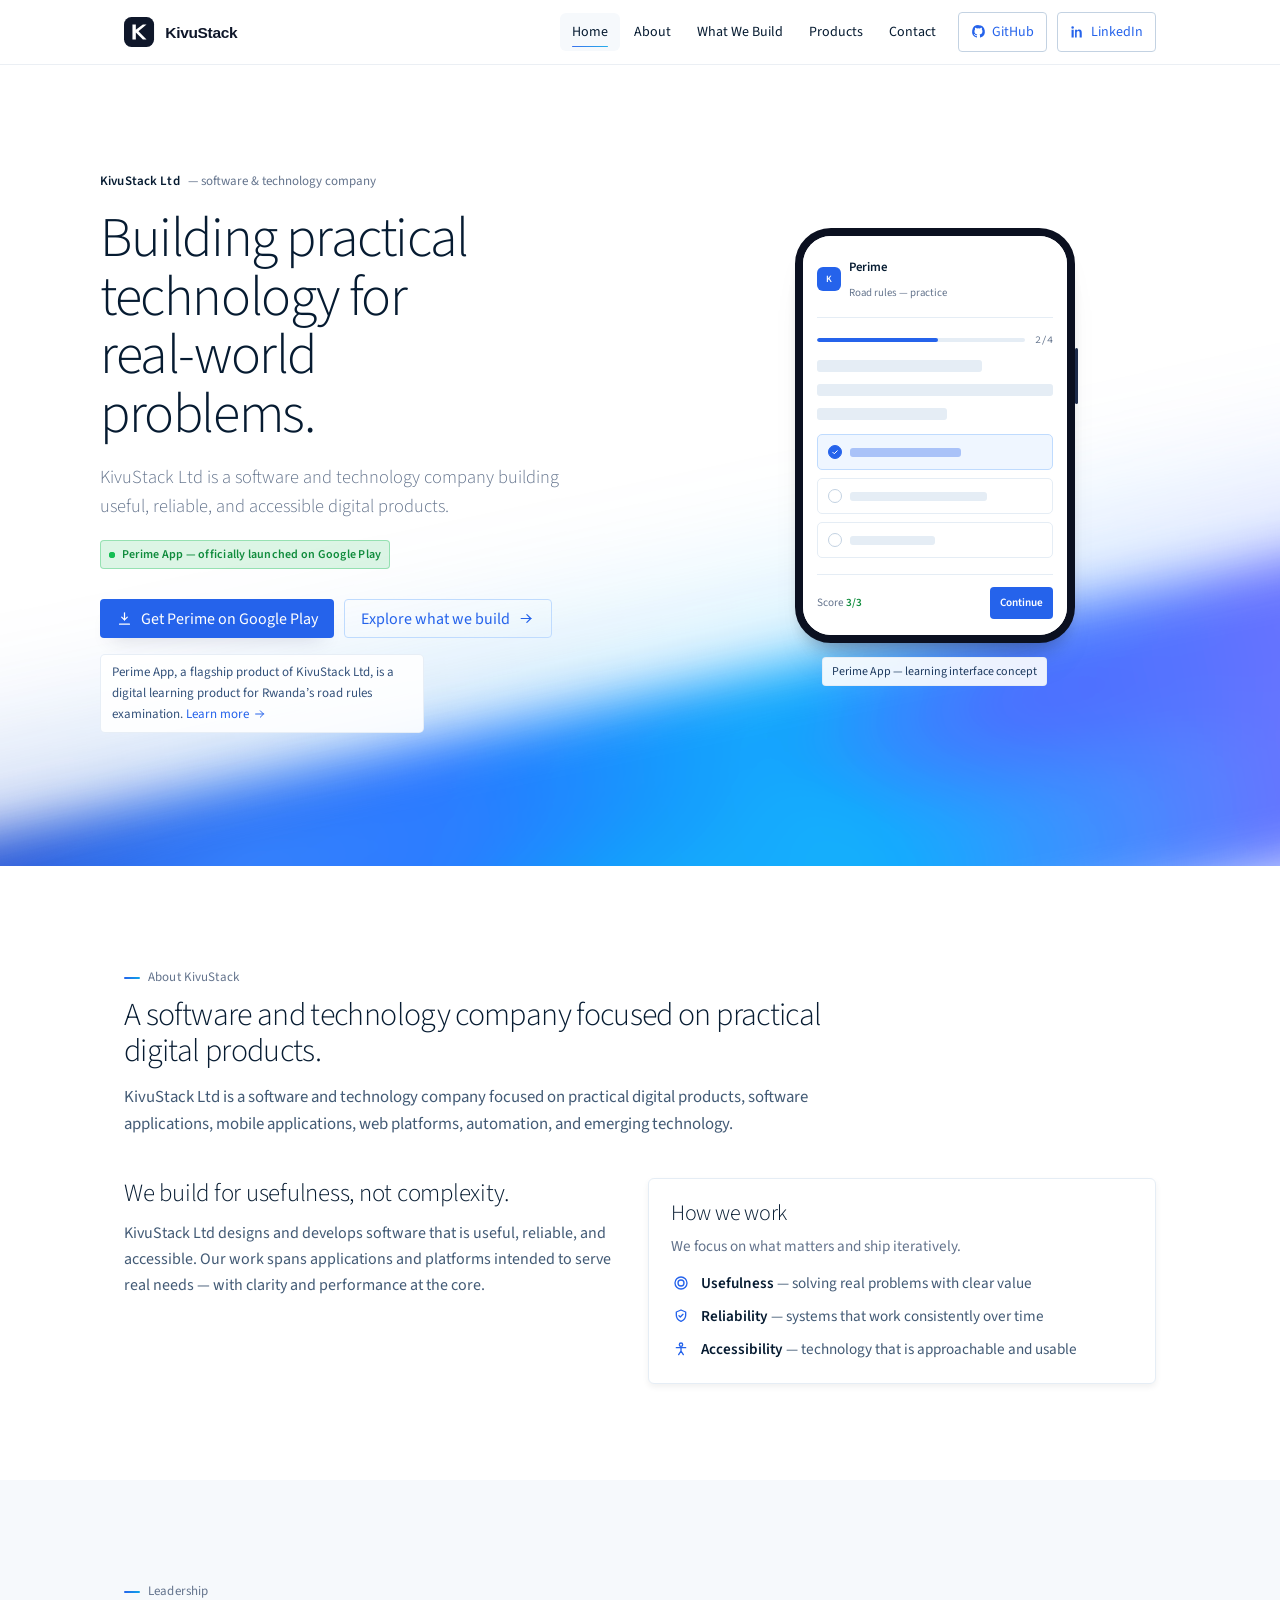
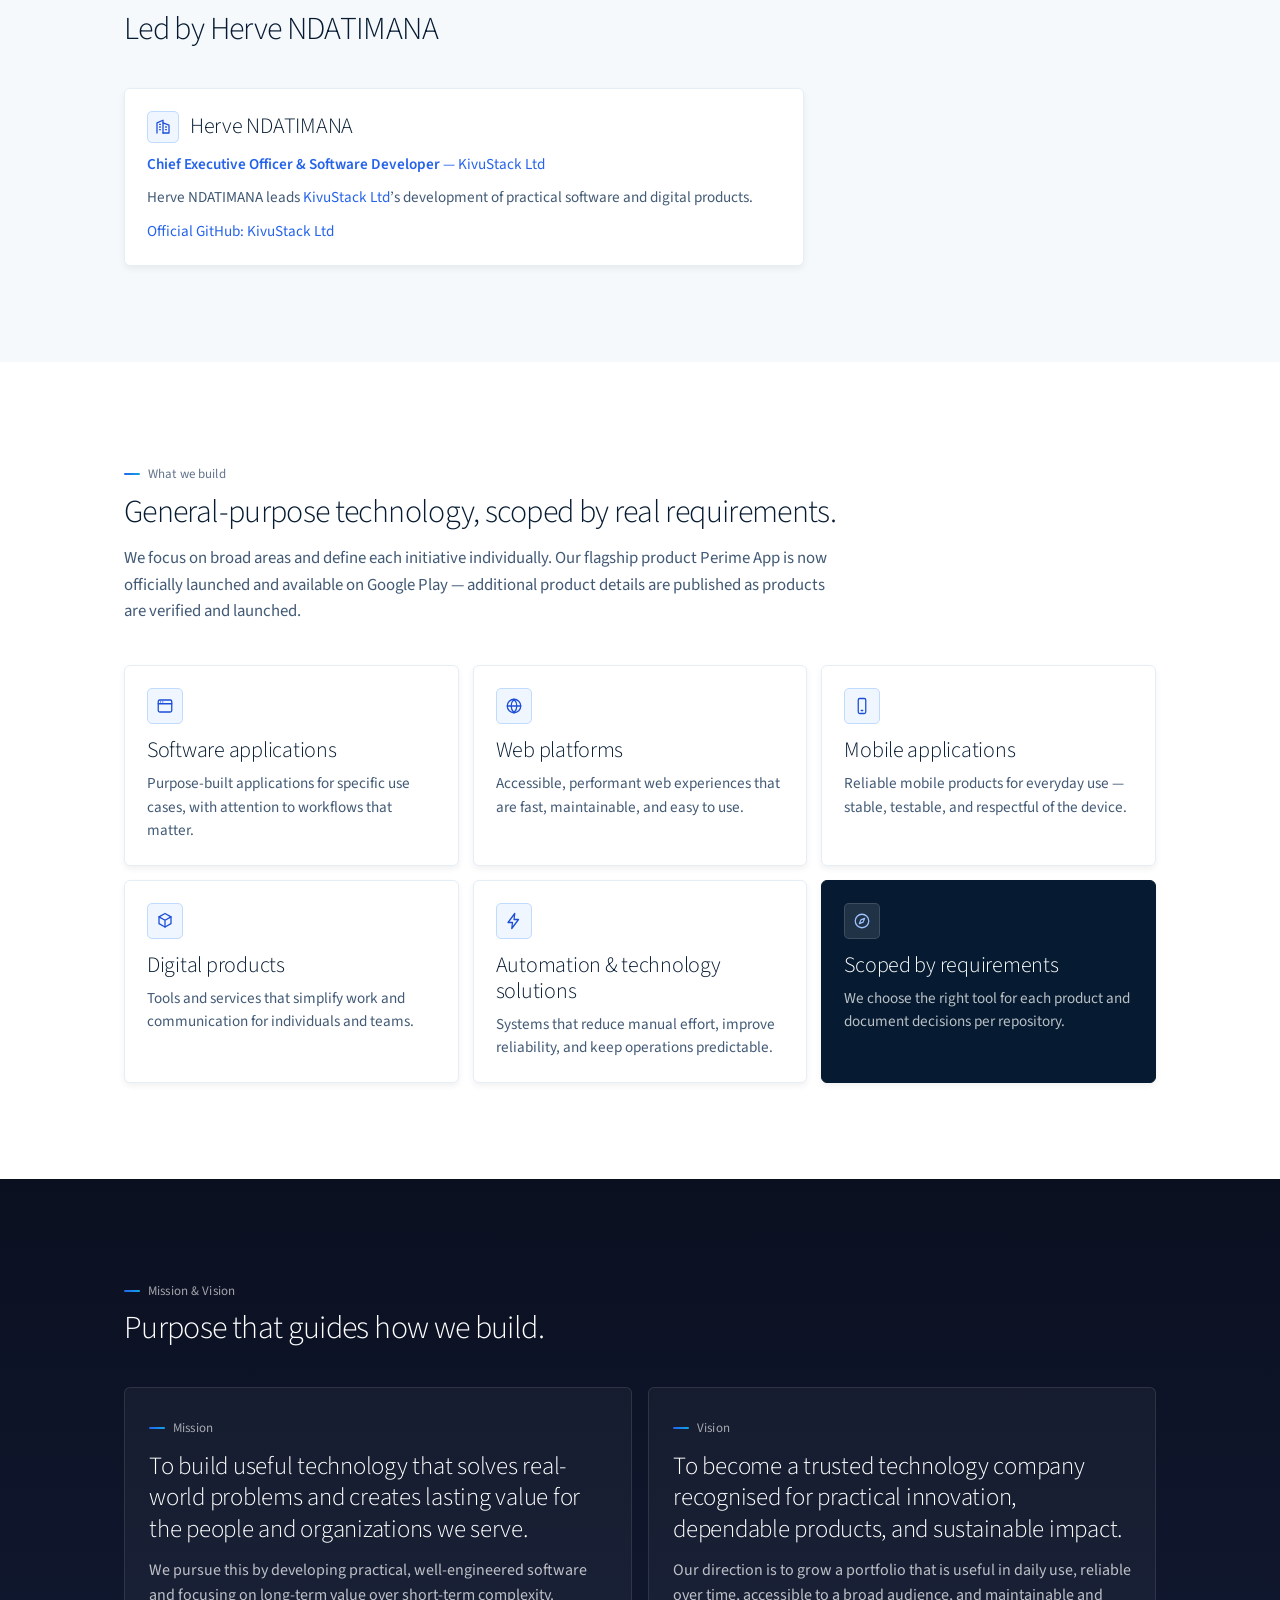
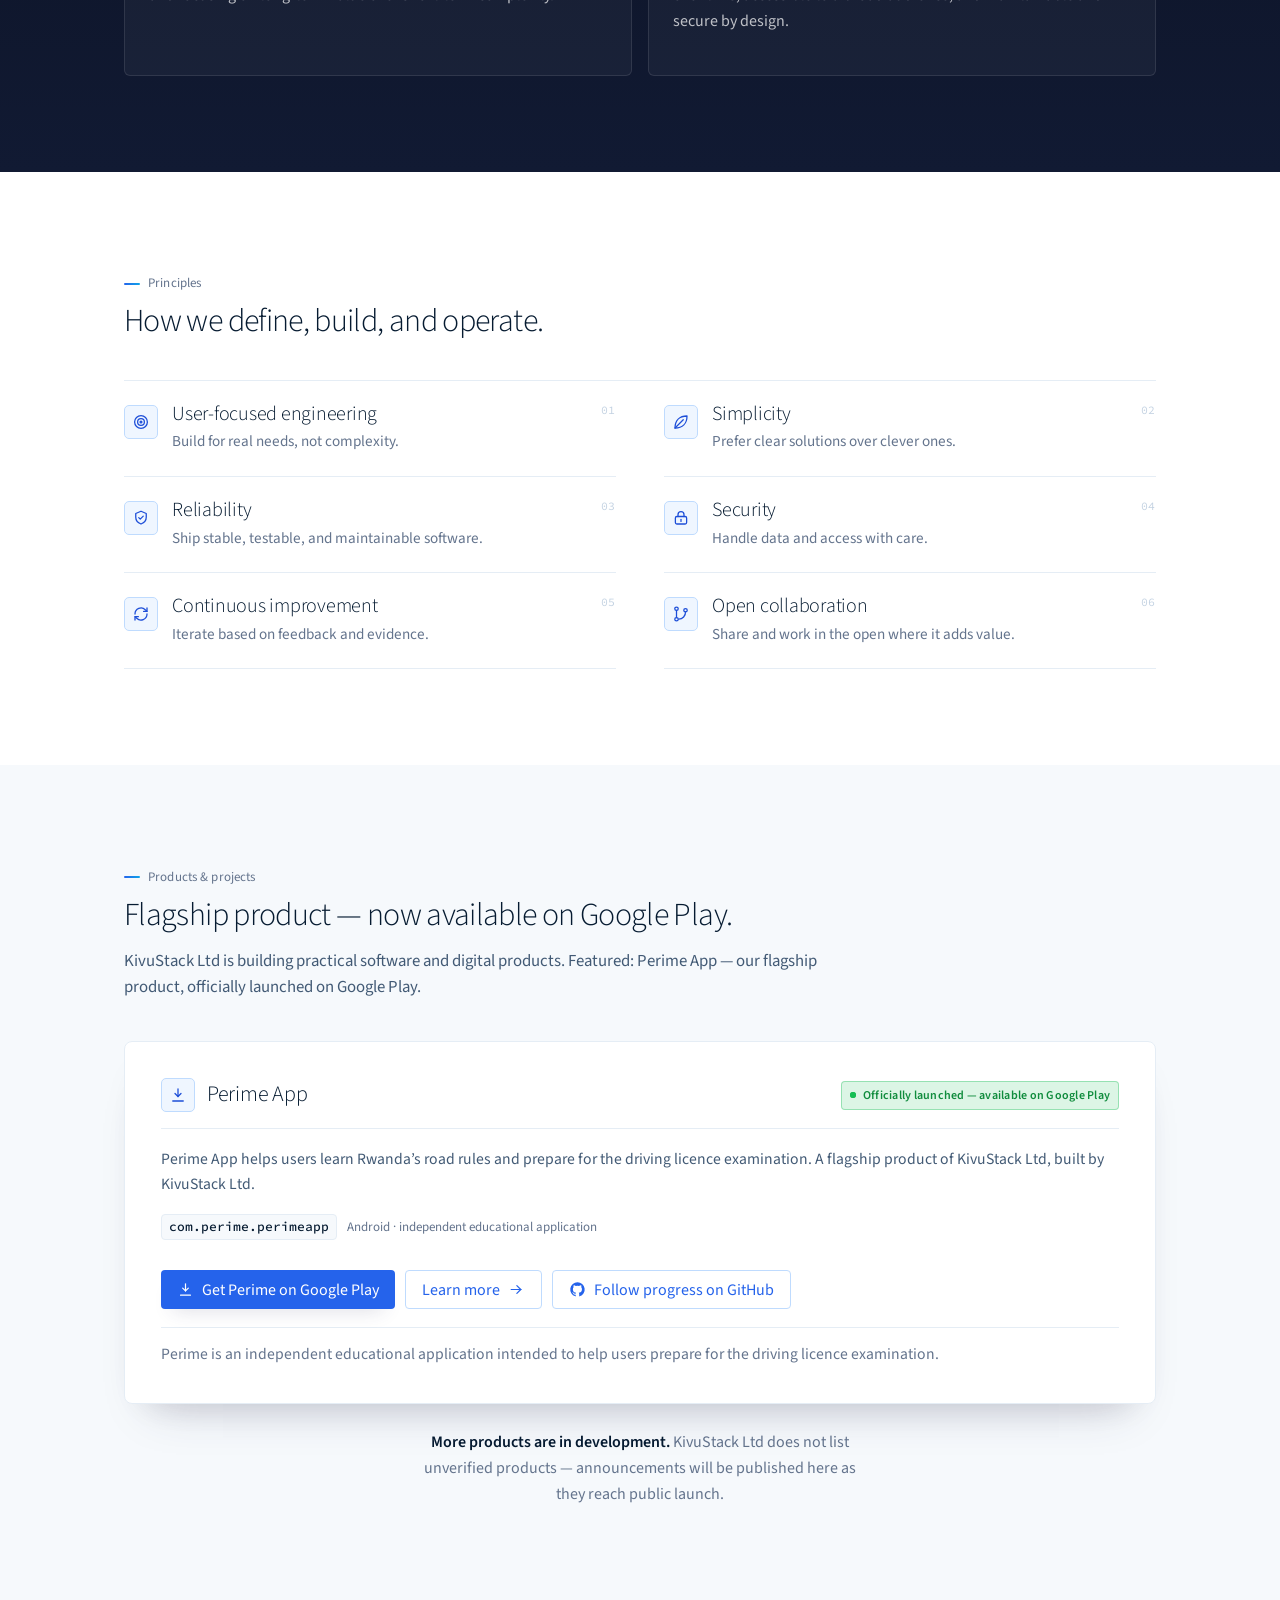
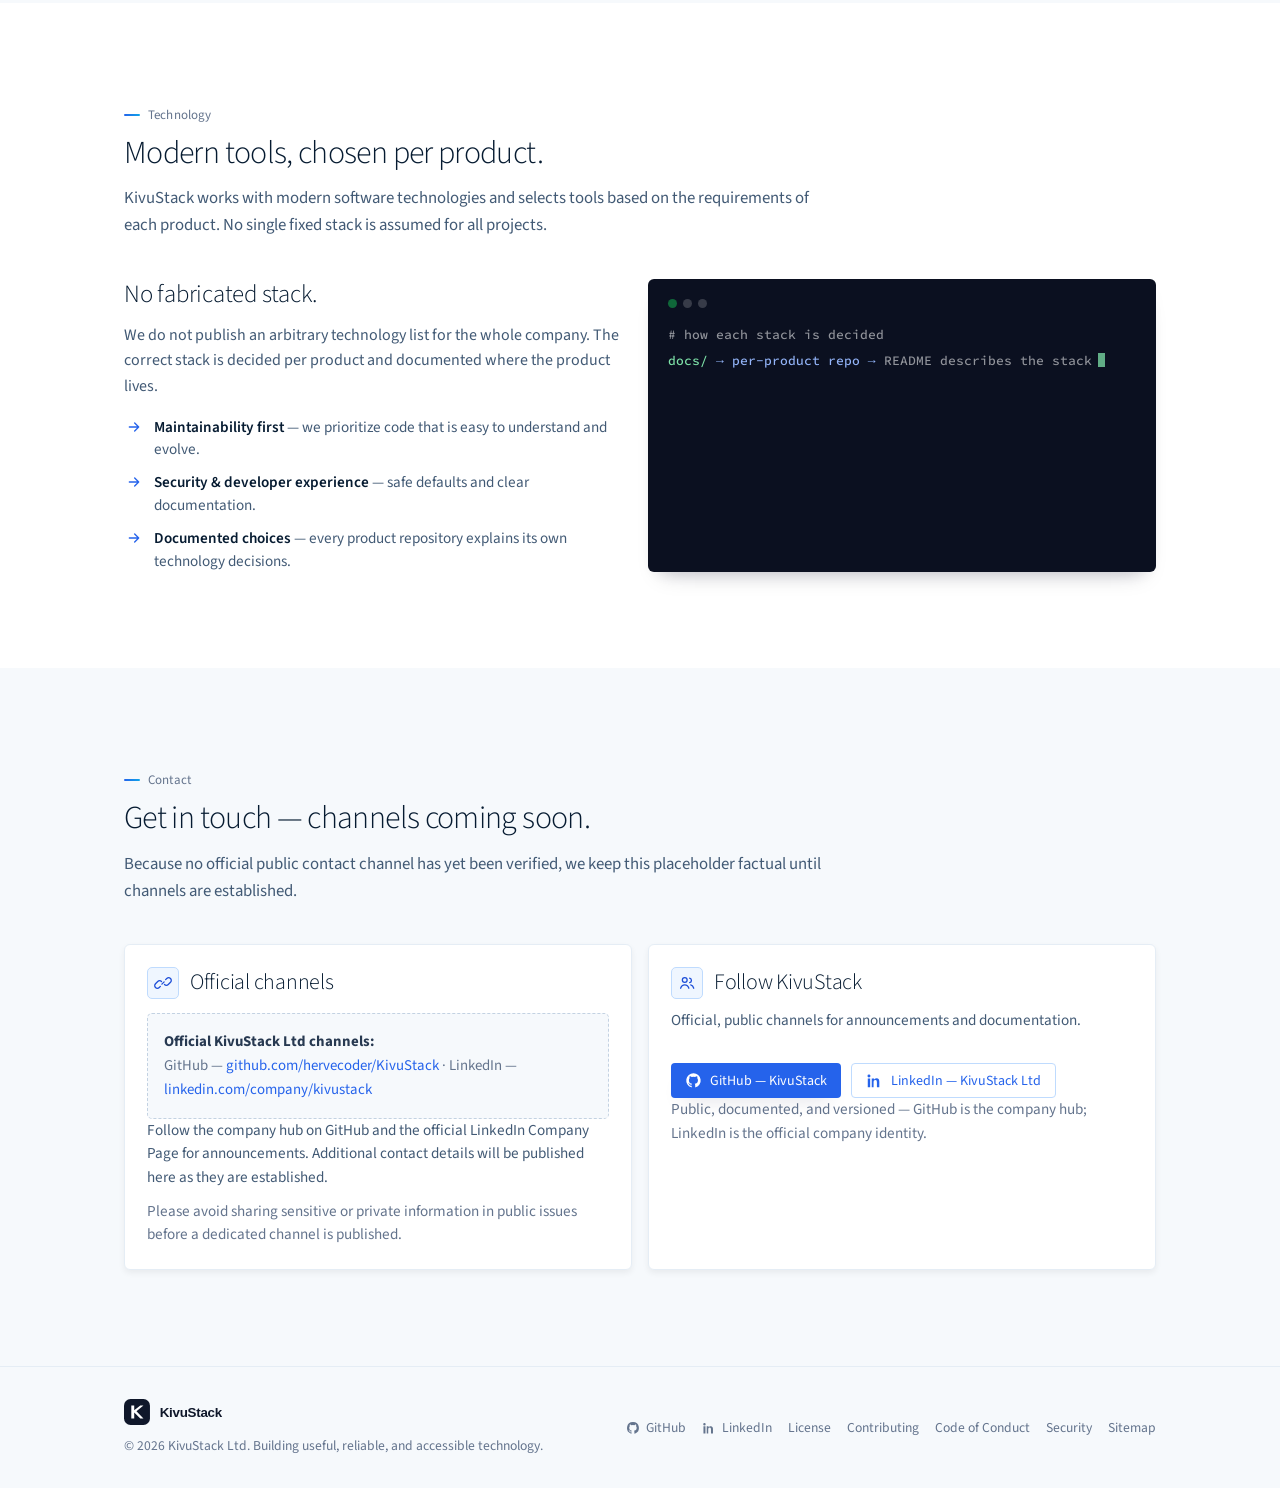
<file: index.html>
<!doctype html>
<html lang="en">
<head>
  <meta charset="utf-8">
  <meta name="viewport" content="width=device-width, initial-scale=1">
  <script>document.documentElement.classList.add("js")</script>
  <title>KivuStack Ltd — Software & Digital Products</title>
  <meta name="description" content="KivuStack Ltd builds practical software and digital products. Flagship: Perime App helps users learn Rwanda’s road rules — now available on Google Play.">
  <meta name="theme-color" content="#ffffff">
  <link rel="canonical" href="https://kivustack.pages.dev/">
  <meta name="robots" content="index, follow">
  <meta property="og:title" content="KivuStack Ltd — Building Practical Technology">
  <meta property="og:description" content="KivuStack Ltd builds practical software and digital products. Flagship: Perime App helps users learn Rwanda’s road rules — now available on Google Play.">
  <meta property="og:type" content="website">
  <meta property="og:url" content="https://kivustack.pages.dev/">
  <meta property="og:image" content="https://kivustack.pages.dev/assets/images/og-image.svg">
  <meta property="og:image:width" content="1200">
  <meta property="og:image:height" content="630">
  <meta property="og:image:alt" content="KivuStack Ltd — Software & Digital Products">
  <meta name="twitter:card" content="summary_large_image">
  <meta name="twitter:title" content="KivuStack Ltd — Building Practical Technology">
  <meta name="twitter:description" content="KivuStack Ltd builds practical software and digital products. Flagship: Perime App helps users learn Rwanda’s road rules — now available on Google Play.">
  <meta name="twitter:image" content="https://kivustack.pages.dev/assets/images/og-image.svg">
  <link rel="preload" href="assets/fonts/source-sans-3-latin.woff2" as="font" type="font/woff2" crossorigin>
  <link rel="icon" href="assets/images/favicon.svg" type="image/svg+xml">
  <link rel="alternate icon" href="assets/images/favicon.svg">
  <link rel="stylesheet" href="assets/css/style.css">
  <script type="application/ld+json">{"@context":"https://schema.org","@graph":[{"@type":"Organization","@id":"https://kivustack.pages.dev/#organization","name":"KivuStack Ltd","url":"https://kivustack.pages.dev/","logo":"https://kivustack.pages.dev/assets/images/KivuStack-logo.svg","description":"KivuStack Ltd is a software and technology company building useful, reliable, and accessible digital products.","sameAs":["https://github.com/hervecoder/KivuStack","https://www.linkedin.com/company/kivustack"],"founder":{"@id":"https://kivustack.pages.dev/#person-herve-ndatimana"}},{"@type":"Person","@id":"https://kivustack.pages.dev/#person-herve-ndatimana","name":"Herve NDATIMANA","jobTitle":"Chief Executive Officer & Software Developer","affiliation":{"@id":"https://kivustack.pages.dev/#organization"},"worksFor":{"@id":"https://kivustack.pages.dev/#organization"},"url":"https://kivustack.pages.dev/#leadership"},{"@type":"WebSite","@id":"https://kivustack.pages.dev/#website","name":"KivuStack Ltd","url":"https://kivustack.pages.dev/","publisher":{"@id":"https://kivustack.pages.dev/#organization"},"inLanguage":"en"},{"@type":"SoftwareApplication","@id":"https://kivustack.pages.dev/products/perime/#application","name":"Perime App","alternateName":"Perime","description":"Perime App helps users learn Rwanda’s road rules and prepare for the driving licence examination. A flagship product of KivuStack Ltd, now available on Google Play.","url":"https://kivustack.pages.dev/products/perime/","installUrl":"https://play.google.com/store/apps/details?id=com.perime.perimeapp&pcampaignid=web_share","operatingSystem":"Android","applicationCategory":"EducationalApplication","creator":{"@id":"https://kivustack.pages.dev/#organization"},"publisher":{"@id":"https://kivustack.pages.dev/#organization"},"brand":{"@id":"https://kivustack.pages.dev/#organization"},"inLanguage":"en"}]}</script>
</head>
<body>
  <a class="skip" href="#main">Skip to content</a>

  <div class="scroll-progress" aria-hidden="true"></div>

  <svg class="sprite" aria-hidden="true" focusable="false" xmlns="http://www.w3.org/2000/svg">
    <symbol id="i-arrow-right" viewBox="0 0 24 24"><path d="M4.5 12h14"/><path d="m12.5 6.5 5.5 5.5-5.5 5.5"/></symbol>
    <symbol id="i-arrow-left" viewBox="0 0 24 24"><path d="M19.5 12h-14"/><path d="m11.5 6.5-5.5 5.5 5.5 5.5"/></symbol>
    <symbol id="i-download" viewBox="0 0 24 24"><path d="M12 4v10"/><path d="m8 10 4 4 4-4"/><path d="M5 20h14"/></symbol>
    <symbol id="i-external" viewBox="0 0 24 24"><path d="M14 4h6v6"/><path d="m20 4-9 9"/><path d="M19 14.5V19a1.5 1.5 0 0 1-1.5 1.5h-12A1.5 1.5 0 0 1 4 19V6.5A1.5 1.5 0 0 1 5.5 5H10"/></symbol>
    <symbol id="i-github" viewBox="0 0 24 24"><path d="M12 1.8a10.2 10.2 0 0 0-3.2 19.9c.5.1.7-.2.7-.5v-1.9c-2.8.6-3.4-1.2-3.4-1.2-.5-1.2-1.1-1.5-1.1-1.5-.9-.6.1-.6.1-.6 1 .1 1.5 1 1.5 1 .9 1.5 2.3 1.1 2.9.8.1-.6.3-1.1.6-1.3-2.2-.3-4.6-1.1-4.6-5 0-1.1.4-2 1-2.7-.1-.3-.4-1.3.1-2.7 0 0 .8-.3 2.8 1a9.6 9.6 0 0 1 5 0c1.9-1.3 2.8-1 2.8-1 .5 1.4.2 2.4.1 2.7.6.7 1 1.6 1 2.7 0 3.9-2.4 4.7-4.6 5 .4.3.7.9.7 1.9v2.8c0 .3.2.6.7.5A10.2 10.2 0 0 0 12 1.8Z"/></symbol>
    <symbol id="i-linkedin" viewBox="0 0 24 24"><path d="M4.2 3.4a2.1 2.1 0 1 0 0 4.2 2.1 2.1 0 0 0 0-4.2ZM2.5 9h3.4v12.4H2.5V9Zm5.6 0h3.2v1.7h.1c.4-.8 1.5-1.9 3.3-1.9 3.5 0 4.1 2.3 4.1 5.2v7.4h-3.4v-6.6c0-1.6 0-3.6-2.2-3.6-2.2 0-2.5 1.7-2.5 3.5v6.7H8.1V9Z"/></symbol>
    <symbol id="i-check" viewBox="0 0 24 24"><path d="m5 12.5 4.5 4.5L19 7"/></symbol>
    <symbol id="i-target" viewBox="0 0 24 24"><circle cx="12" cy="12" r="8.5"/><circle cx="12" cy="12" r="4.5"/><circle cx="12" cy="12" r="1.2"/></symbol>
    <symbol id="i-leaf" viewBox="0 0 24 24"><path d="M20 4C10 4 4 10 4 20c10 0 16-6 16-16Z"/><path d="M4 20 15 9"/></symbol>
    <symbol id="i-shield" viewBox="0 0 24 24"><path d="M12 3l7 3v5c0 4.5-3 7.5-7 9-4-1.5-7-4.5-7-9V6l7-3Z"/><path d="m9 11.5 2 2 4-4"/></symbol>
    <symbol id="i-lock" viewBox="0 0 24 24"><rect x="4.5" y="10" width="15" height="10" rx="2"/><path d="M8 10V7.5a4 4 0 0 1 8 0V10"/><path d="M12 14v2.5"/></symbol>
    <symbol id="i-refresh" viewBox="0 0 24 24"><path d="M4 12a8 8 0 0 1 13.7-5.6L20 8.5"/><path d="M20 4v4.5h-4.5"/><path d="M20 12a8 8 0 0 1-13.7 5.6L4 15.5"/><path d="M4 20v-4.5h4.5"/></symbol>
    <symbol id="i-branch" viewBox="0 0 24 24"><circle cx="6" cy="5" r="2.3"/><circle cx="6" cy="19" r="2.3"/><circle cx="18" cy="7" r="2.3"/><path d="M6 7.3v9.4"/><path d="M18 9.3a9 9 0 0 1-9 9.4"/></symbol>
    <symbol id="i-link" viewBox="0 0 24 24"><path d="M10.5 13.5 13.5 10.5"/><path d="M8.5 16.5 7 18a3.5 3.5 0 0 1-5-5l3-3a3.5 3.5 0 0 1 5 0"/><path d="M15.5 7.5 17 6a3.5 3.5 0 0 1 5 5l-3 3a3.5 3.5 0 0 1-5 0"/></symbol>
    <symbol id="i-users" viewBox="0 0 24 24"><circle cx="9" cy="8" r="3.2"/><path d="M3.5 19c.9-3.2 2.9-4.6 5.5-4.6s4.6 1.4 5.5 4.6"/><path d="M15.5 5.4a3.2 3.2 0 0 1 0 6.2"/><path d="M17 14.6c2 .4 3.3 1.8 4 4.4"/></symbol>
    <symbol id="i-building" viewBox="0 0 24 24"><path d="M4 20V6.5L12 3v17"/><path d="M12 20h8V9.5L12 6.5"/><path d="M7.5 8.5h1M7.5 12h1M7.5 15.5h1M15.5 12h1M15.5 15.5h1"/></symbol>
    <symbol id="i-home" viewBox="0 0 24 24"><path d="M4 10.5 12 4l8 6.5"/><path d="M6 9.5V20h12V9.5"/></symbol>
    <symbol id="i-terminal" viewBox="0 0 24 24"><path d="m5 7 5 5-5 5"/><path d="M13 17h6"/></symbol>
    <symbol id="i-compass" viewBox="0 0 24 24"><circle cx="12" cy="12" r="9"/><path d="m15.5 8.5-2 5-5 2 2-5 5-2Z"/></symbol>
  </svg>

  <header class="site-header" role="banner">
    <div class="container nav-wrap">
      <a class="brand" href="#home" aria-label="KivuStack Ltd — home">
        <img src="assets/images/kivustack-logo.svg" alt="KivuStack Ltd" width="148" height="32" decoding="async">
      </a>

      <button class="nav-toggle" aria-expanded="false" aria-controls="primary-nav" aria-label="Toggle navigation">
        <span class="nav-toggle-lines" aria-hidden="true"><i></i></span>
      </button>

      <nav id="primary-nav" class="nav-primary" aria-label="Primary">
        <ul>
          <li><a href="#home">Home</a></li>
          <li><a href="#about">About</a></li>
          <li><a href="#what-we-build">What We Build</a></li>
          <li><a href="#projects">Products</a></li>
          <li><a href="#contact">Contact</a></li>
          <li><a class="nav-cta" href="https://github.com/hervecoder/KivuStack" target="_blank" rel="noopener noreferrer"><svg class="ico ico--brand" aria-hidden="true"><use href="#i-github"/></svg>GitHub</a></li>
          <li><a class="nav-cta" href="https://www.linkedin.com/company/kivustack" target="_blank" rel="noopener noreferrer" aria-label="KivuStack Ltd on LinkedIn"><svg class="ico ico--brand" aria-hidden="true"><use href="#i-linkedin"/></svg>LinkedIn</a></li>
        </ul>
      </nav>
    </div>
  </header>

  <main id="main">
    <!-- ================= HERO ================= -->
    <section id="home" class="hero" aria-labelledby="hero-title">
      <div class="hero-ribbon" aria-hidden="true"></div>
      <div class="container hero-inner">
        <div class="hero-grid">
          <div class="hero-copy reveal">
            <p class="hero-kicker"><span class="brand-mini">KivuStack Ltd</span> — software & technology company</p>
            <h1 id="hero-title">Building practical technology for real-world problems.</h1>
            <p class="hero-sub">KivuStack Ltd is a software and technology company building useful, reliable, and accessible digital products.</p>
            <p class="mt-18"><span class="badge-success"><span class="dot" aria-hidden="true"></span> Perime App — officially launched on Google Play</span></p>
            <div class="cta-row">
              <a class="btn" href="https://play.google.com/store/apps/details?id=com.perime.perimeapp&pcampaignid=web_share" target="_blank" rel="noopener noreferrer"><svg class="ico" aria-hidden="true"><use href="#i-download"/></svg>Get Perime on Google Play</a>
              <a class="btn btn-ghost" href="#what-we-build">Explore what we build<svg class="ico ico-arrow" aria-hidden="true"><use href="#i-arrow-right"/></svg></a>
            </div>
            <p class="hero-note">Perime App, a flagship product of KivuStack Ltd, is a digital learning product for Rwanda’s road rules examination. <a class="inline-arrow" href="products/perime/">Learn more<svg class="ico ico--sm" aria-hidden="true"><use href="#i-arrow-right"/></svg></a></p>
          </div>

          <figure class="hero-visual reveal" aria-label="Perime App learning interface concept">
            <div class="phone" aria-hidden="true">
              <div class="phone-screen">
                <div class="phone-topbar">
                  <span class="phone-chip">K</span>
                  <span>
                    <span class="phone-title">Perime</span><br>
                    <span class="phone-sub">Road rules — practice</span>
                  </span>
                </div>
                <div class="phone-progress">
                  <div class="phone-bar"><b></b></div>
                  <span class="phone-step">2/4</span>
                </div>
                <div class="phone-q w70"></div>
                <div class="phone-q"></div>
                <div class="phone-q w55"></div>
                <div class="phone-opts">
                  <div class="phone-opt sel"><span class="c"></span><span class="bar" style="width:52%"></span></div>
                  <div class="phone-opt"><span class="c"></span><span class="bar" style="width:64%"></span></div>
                  <div class="phone-opt"><span class="c"></span><span class="bar" style="width:40%"></span></div>
                </div>
                <div class="phone-foot">
                  <span class="phone-score">Score <b>3/3</b></span>
                  <span class="phone-cta">Continue</span>
                </div>
              </div>
            </div>
            <figcaption>Perime App — learning interface concept</figcaption>
          </figure>
        </div>
      </div>
    </section>

    <!-- ================= ABOUT ================= -->
    <section id="about" class="section" aria-labelledby="about-title">
      <div class="container">
        <div class="section-header reveal">
          <span class="label">About KivuStack</span>
          <h2 id="about-title">A software and technology company focused on practical digital products.</h2>
          <p>KivuStack Ltd is a software and technology company focused on practical digital products, software applications, mobile applications, web platforms, automation, and emerging technology.</p>
        </div>

        <div class="split reveal">
          <div>
            <p class="pull">We build for usefulness, not complexity.</p>
            <p>KivuStack Ltd designs and develops software that is useful, reliable, and accessible. Our work spans applications and platforms intended to serve real needs — with clarity and performance at the core.</p>
          </div>
          <div class="card card-hover">
            <h3>How we work</h3>
            <p class="muted mt-8">We focus on what matters and ship iteratively.</p>
            <ul class="rows">
              <li><i aria-hidden="true"><svg viewBox="0 0 24 24"><circle cx="12" cy="12" r="9"/><circle cx="12" cy="12" r="4.5"/></svg></i><div><strong>Usefulness</strong> — solving real problems with clear value</div></li>
              <li><i aria-hidden="true"><svg viewBox="0 0 24 24"><path d="M12 3l7 3v5c0 4.5-3 7.5-7 9-4-1.5-7-4.5-7-9V6l7-3Z"/><path d="m9 11.5 2 2 4-4"/></svg></i><div><strong>Reliability</strong> — systems that work consistently over time</div></li>
              <li><i aria-hidden="true"><svg viewBox="0 0 24 24"><circle cx="12" cy="5.5" r="2.5"/><path d="M5 10h14M12 10v5l3.5 5.5M12 15l-3.5 5.5"/></svg></i><div><strong>Accessibility</strong> — technology that is approachable and usable</div></li>
            </ul>
          </div>
        </div>
      </div>
    </section>

    <!-- ================= LEADERSHIP ================= -->
    <section id="leadership" class="section section-alt" aria-labelledby="leadership-title">
      <div class="container">
        <div class="section-header reveal">
          <span class="label">Leadership</span>
          <h2 id="leadership-title">Led by Herve NDATIMANA</h2>
        </div>
        <div class="card card-hover reveal" style="max-width:680px">
          <div class="card-head"><span class="icon-chip" aria-hidden="true"><svg class="ico" aria-hidden="true"><use href="#i-building"/></svg></span><h3>Herve NDATIMANA</h3></div>
          <p class="mt-8" style="color:var(--accent)"><strong style="font-weight:600">Chief Executive Officer & Software Developer</strong> — KivuStack Ltd</p>
          <p>Herve NDATIMANA leads <a href="https://kivustack.pages.dev/">KivuStack Ltd</a>’s development of practical software and digital products.</p>
          <p class="small mt-8"><a href="https://github.com/hervecoder/KivuStack" target="_blank" rel="noopener noreferrer">Official GitHub: KivuStack Ltd</a></p>
        </div>
      </div>
    </section>

    <!-- ================= WHAT WE BUILD ================= -->
    <section id="what-we-build" class="section" aria-labelledby="build-title">
      <div class="container">
        <div class="section-header reveal">
          <span class="label">What we build</span>
          <h2 id="build-title">General-purpose technology, scoped by real requirements.</h2>
          <p>We focus on broad areas and define each initiative individually. Our flagship product Perime App is now officially launched and available on Google Play — additional product details are published as products are verified and launched.</p>
        </div>

        <div class="grid grid-3 reveal">
          <article class="card card-hover">
            <span class="icon-chip" aria-hidden="true"><svg viewBox="0 0 24 24"><rect x="3" y="4" width="18" height="16" rx="2"/><path d="M3 9h18"/><path d="M6 6.5h.01M9 6.5h.01"/></svg></span>
            <h3>Software applications</h3>
            <p>Purpose-built applications for specific use cases, with attention to workflows that matter.</p>
          </article>
          <article class="card card-hover">
            <span class="icon-chip" aria-hidden="true"><svg viewBox="0 0 24 24"><circle cx="12" cy="12" r="9"/><path d="M3 12h18M12 3c2.5 2.5 3.8 5.6 3.8 9s-1.3 6.5-3.8 9c-2.5-2.5-3.8-5.6-3.8-9S9.5 5.5 12 3Z"/></svg></span>
            <h3>Web platforms</h3>
            <p>Accessible, performant web experiences that are fast, maintainable, and easy to use.</p>
          </article>
          <article class="card card-hover">
            <span class="icon-chip" aria-hidden="true"><svg viewBox="0 0 24 24"><rect x="7" y="2" width="10" height="20" rx="2"/><path d="M11 18h2"/></svg></span>
            <h3>Mobile applications</h3>
            <p>Reliable mobile products for everyday use — stable, testable, and respectful of the device.</p>
          </article>
          <article class="card card-hover">
            <span class="icon-chip" aria-hidden="true"><svg viewBox="0 0 24 24"><path d="M12 2 20 6.5v9L12 20l-8-4.5v-9L12 2Z"/><path d="M12 11 4 6.5M12 11l8-4.5M12 11v9"/></svg></span>
            <h3>Digital products</h3>
            <p>Tools and services that simplify work and communication for individuals and teams.</p>
          </article>
          <article class="card card-hover">
            <span class="icon-chip" aria-hidden="true"><svg viewBox="0 0 24 24"><path d="M13 2 4 14h6l-1 8 9-12h-6l1-8Z"/></svg></span>
            <h3>Automation & technology solutions</h3>
            <p>Systems that reduce manual effort, improve reliability, and keep operations predictable.</p>
          </article>
          <article class="card" style="background:var(--heading); border-color:var(--heading)">
            <span class="icon-chip" aria-hidden="true" style="background:rgba(255,255,255,.1); border-color:rgba(255,255,255,.14); color:#9ec1ff"><svg viewBox="0 0 24 24"><circle cx="12" cy="12" r="9"/><path d="m15.5 8.5-2 5-5 2 2-5 5-2Z"/></svg></span>
            <h3 style="color:#fff">Scoped by requirements</h3>
            <p style="color:rgba(255,255,255,.72)">We choose the right tool for each product and document decisions per repository.</p>
          </article>
        </div>
      </div>
    </section>

    <!-- ================= MISSION & VISION (immersive) ================= -->
    <section id="mission" class="section section-dark on-dark" aria-labelledby="mission-title">
      <div class="container">
        <div class="section-header reveal">
          <span class="label">Mission & Vision</span>
          <h2 id="mission-title">Purpose that guides how we build.</h2>
        </div>

        <div class="split reveal">
          <div class="panel-dark">
            <span class="label">Mission</span>
            <p class="pull">To build useful technology that solves real-world problems and creates lasting value for the people and organizations we serve.</p>
            <p>We pursue this by developing practical, well-engineered software and focusing on long-term value over short-term complexity.</p>
          </div>
          <div class="panel-dark">
            <span class="label">Vision</span>
            <p class="pull">To become a trusted technology company recognised for practical innovation, dependable products, and sustainable impact.</p>
            <p>Our direction is to grow a portfolio that is useful in daily use, reliable over time, accessible to a broad audience, and maintainable and secure by design.</p>
          </div>
        </div>
      </div>
    </section>

    <!-- ================= PRINCIPLES ================= -->
    <section id="principles" class="section" aria-labelledby="principles-title">
      <div class="container">
        <div class="section-header reveal">
          <span class="label">Principles</span>
          <h2 id="principles-title">How we define, build, and operate.</h2>
        </div>

        <div class="principles reveal">
          <div class="principle">
            <span class="icon-chip" aria-hidden="true"><svg class="ico" aria-hidden="true"><use href="#i-target"/></svg></span>
            <h3>User-focused engineering</h3><p>Build for real needs, not complexity.</p>
          </div>
          <div class="principle">
            <span class="icon-chip" aria-hidden="true"><svg class="ico" aria-hidden="true"><use href="#i-leaf"/></svg></span>
            <h3>Simplicity</h3><p>Prefer clear solutions over clever ones.</p>
          </div>
          <div class="principle">
            <span class="icon-chip" aria-hidden="true"><svg class="ico" aria-hidden="true"><use href="#i-shield"/></svg></span>
            <h3>Reliability</h3><p>Ship stable, testable, and maintainable software.</p>
          </div>
          <div class="principle">
            <span class="icon-chip" aria-hidden="true"><svg class="ico" aria-hidden="true"><use href="#i-lock"/></svg></span>
            <h3>Security</h3><p>Handle data and access with care.</p>
          </div>
          <div class="principle">
            <span class="icon-chip" aria-hidden="true"><svg class="ico" aria-hidden="true"><use href="#i-refresh"/></svg></span>
            <h3>Continuous improvement</h3><p>Iterate based on feedback and evidence.</p>
          </div>
          <div class="principle">
            <span class="icon-chip" aria-hidden="true"><svg class="ico" aria-hidden="true"><use href="#i-branch"/></svg></span>
            <h3>Open collaboration</h3><p>Share and work in the open where it adds value.</p>
          </div>
        </div>
      </div>
    </section>

    <!-- ================= PRODUCTS & PROJECTS ================= -->
    <section id="projects" class="section section-alt" aria-labelledby="projects-title">
      <div class="container">
        <div class="section-header reveal">
          <span class="label">Products & projects</span>
          <h2 id="projects-title">Flagship product — now available on Google Play.</h2>
          <p>KivuStack Ltd is building practical software and digital products. Featured: Perime App — our flagship product, officially launched on Google Play.</p>
        </div>

        <div class="featured reveal">
          <div class="featured-head">
            <div class="featured-title"><span class="icon-chip" aria-hidden="true"><svg class="ico" aria-hidden="true"><use href="#i-download"/></svg></span><h3>Perime App</h3></div>
            <span class="badge-success"><span class="dot" aria-hidden="true"></span> Officially launched — available on Google Play</span>
          </div>
          <p>Perime App helps users learn Rwanda’s road rules and prepare for the driving licence examination. A flagship product of KivuStack Ltd, built by KivuStack Ltd.</p>
          <div class="pkg-row">
            <code class="code">com.perime.perimeapp</code>
            <span class="mono-note">Android · independent educational application</span>
          </div>
          <div class="cta-row">
            <a class="btn" href="https://play.google.com/store/apps/details?id=com.perime.perimeapp&pcampaignid=web_share" target="_blank" rel="noopener noreferrer"><svg class="ico" aria-hidden="true"><use href="#i-download"/></svg>Get Perime on Google Play</a>
            <a class="btn btn-ghost" href="products/perime/">Learn more<svg class="ico ico-arrow" aria-hidden="true"><use href="#i-arrow-right"/></svg></a>
            <a class="btn btn-ghost" href="https://github.com/hervecoder/KivuStack" target="_blank" rel="noopener noreferrer"><svg class="ico ico--brand" aria-hidden="true"><use href="#i-github"/></svg>Follow progress on GitHub</a>
          </div>
          <p class="small muted mt-18" style="border-top:1px solid var(--line); padding-top:14px; margin-bottom:0">Perime is an independent educational application intended to help users prepare for the driving licence examination.</p>
        </div>

        <p class="center muted reveal" style="max-width:56ch; margin:26px auto 0"><strong style="color:var(--heading); font-weight:600">More products are in development.</strong> KivuStack Ltd does not list unverified products — announcements will be published here as they reach public launch.</p>
      </div>
    </section>

    <!-- ================= TECHNOLOGY ================= -->
    <section id="technology" class="section" aria-labelledby="tech-title">
      <div class="container">
        <div class="section-header reveal">
          <span class="label">Technology</span>
          <h2 id="tech-title">Modern tools, chosen per product.</h2>
          <p>KivuStack works with modern software technologies and selects tools based on the requirements of each product. No single fixed stack is assumed for all projects.</p>
        </div>

        <div class="split reveal">
          <div>
            <p class="pull">No fabricated stack.</p>
            <p>We do not publish an arbitrary technology list for the whole company. The correct stack is decided per product and documented where the product lives.</p>
            <ul class="rows mt-14">
              <li><i aria-hidden="true"><svg viewBox="0 0 24 24"><path d="M5 12h14M13 6l6 6-6 6"/></svg></i><div><strong>Maintainability first</strong> — we prioritize code that is easy to understand and evolve.</div></li>
              <li><i aria-hidden="true"><svg viewBox="0 0 24 24"><path d="M5 12h14M13 6l6 6-6 6"/></svg></i><div><strong>Security & developer experience</strong> — safe defaults and clear documentation.</div></li>
              <li><i aria-hidden="true"><svg viewBox="0 0 24 24"><path d="M5 12h14M13 6l6 6-6 6"/></svg></i><div><strong>Documented choices</strong> — every product repository explains its own technology decisions.</div></li>
            </ul>
          </div>
          <div class="terminal" aria-label="Documentation path">
            <div class="tl" aria-hidden="true"><i></i><i></i><i></i></div>
<code><span># how each stack is decided</span>
<b>docs/</b> → per-product repo → <span>README describes the stack</span></code>
          </div>
        </div>
      </div>
    </section>

    <!-- ================= CONTACT ================= -->
    <section id="contact" class="section section-alt" aria-labelledby="contact-title">
      <div class="container">
        <div class="section-header reveal">
          <span class="label">Contact</span>
          <h2 id="contact-title">Get in touch — channels coming soon.</h2>
          <p>Because no official public contact channel has yet been verified, we keep this placeholder factual until channels are established.</p>
        </div>

        <div class="split reveal">
          <div class="card card-hover">
            <div class="card-head"><span class="icon-chip" aria-hidden="true"><svg class="ico" aria-hidden="true"><use href="#i-link"/></svg></span><h3>Official channels</h3></div>
            <div class="contact-note" role="note">
              <strong>Official KivuStack Ltd channels:</strong><br>
              GitHub — <a href="https://github.com/hervecoder/KivuStack" target="_blank" rel="noopener noreferrer">github.com/hervecoder/KivuStack</a> · LinkedIn — <a href="https://www.linkedin.com/company/kivustack" target="_blank" rel="noopener noreferrer">linkedin.com/company/kivustack</a>
            </div>
            <p class="mt-14">Follow the company hub on GitHub and the official LinkedIn Company Page for announcements. Additional contact details will be published here as they are established.</p>
            <p class="small muted">Please avoid sharing sensitive or private information in public issues before a dedicated channel is published.</p>
          </div>

          <div class="card card-hover">
            <div class="card-head"><span class="icon-chip" aria-hidden="true"><svg class="ico" aria-hidden="true"><use href="#i-users"/></svg></span><h3>Follow KivuStack</h3></div>
            <p>Official, public channels for announcements and documentation.</p>
            <div class="cta-row">
              <a class="btn btn-sm" href="https://github.com/hervecoder/KivuStack" target="_blank" rel="noopener noreferrer"><svg class="ico ico--brand" aria-hidden="true"><use href="#i-github"/></svg>GitHub — KivuStack</a>
              <a class="btn btn-ghost btn-sm" href="https://www.linkedin.com/company/kivustack" target="_blank" rel="noopener noreferrer"><svg class="ico ico--brand" aria-hidden="true"><use href="#i-linkedin"/></svg>LinkedIn — KivuStack Ltd</a>
            </div>
            <p class="small muted">Public, documented, and versioned — GitHub is the company hub; LinkedIn is the official company identity.</p>
          </div>
        </div>
      </div>
    </section>
  </main>

  <footer class="site-footer" role="contentinfo">
    <div class="container footer-row">
      <div class="footer-brand">
        <img src="assets/images/kivustack-logo.svg" alt="KivuStack Ltd" width="148" height="32" loading="lazy">
        <div class="footer-meta">© 2026 KivuStack Ltd. Building useful, reliable, and accessible technology.</div>
      </div>
      <nav class="footer-links" aria-label="Footer">
        <a href="https://github.com/hervecoder/KivuStack" target="_blank" rel="noopener noreferrer"><svg class="ico ico--brand" aria-hidden="true"><use href="#i-github"/></svg>GitHub</a>
        <a href="https://www.linkedin.com/company/kivustack" target="_blank" rel="noopener noreferrer"><svg class="ico ico--brand" aria-hidden="true"><use href="#i-linkedin"/></svg>LinkedIn</a>
        <a href="https://github.com/hervecoder/KivuStack/blob/main/LICENSE" target="_blank" rel="noopener noreferrer">License</a>
        <a href="https://github.com/hervecoder/KivuStack/blob/main/CONTRIBUTING.md" target="_blank" rel="noopener noreferrer">Contributing</a>
        <a href="https://github.com/hervecoder/KivuStack/blob/main/CODE_OF_CONDUCT.md" target="_blank" rel="noopener noreferrer">Code of Conduct</a>
        <a href="https://github.com/hervecoder/KivuStack/blob/main/SECURITY.md" target="_blank" rel="noopener noreferrer">Security</a>
        <a href="sitemap.xml">Sitemap</a>
      </nav>
    </div>
  </footer>

  <script src="assets/js/main.js"></script>
</body>
</html>
</file>
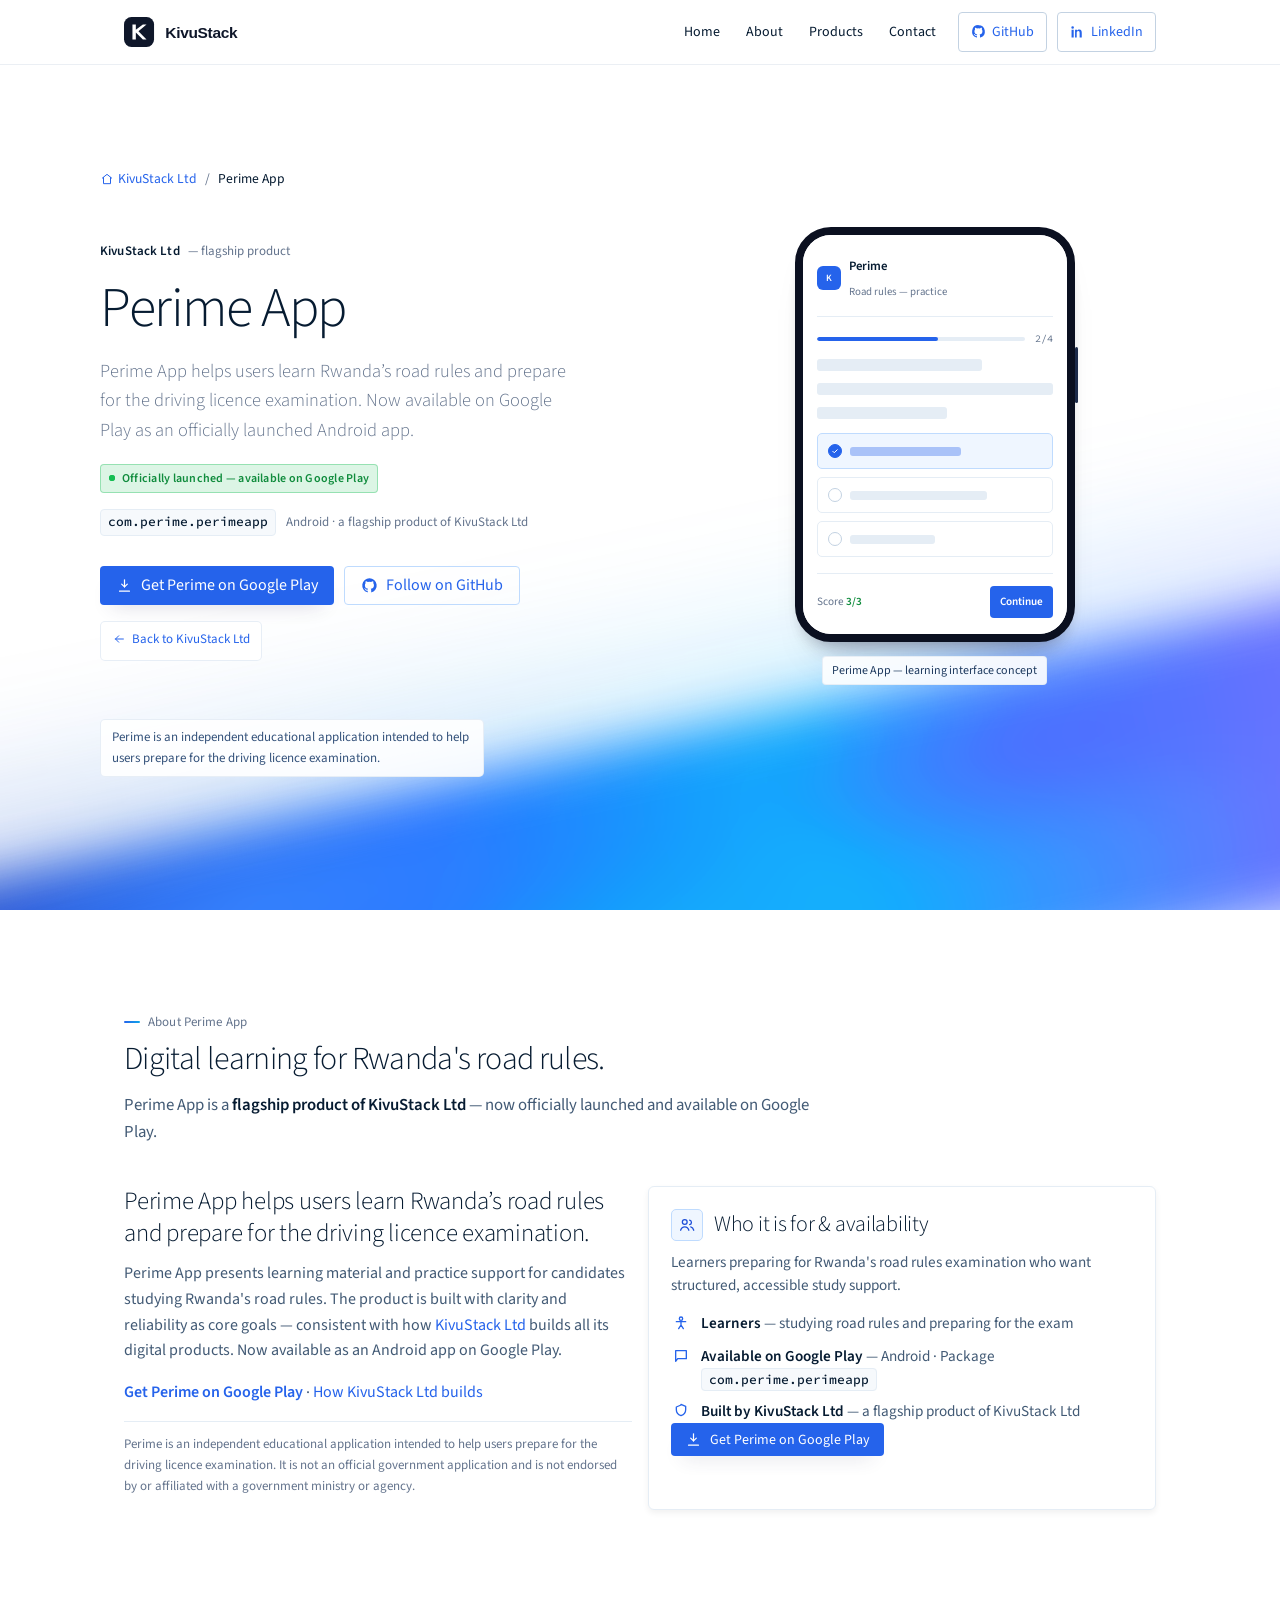
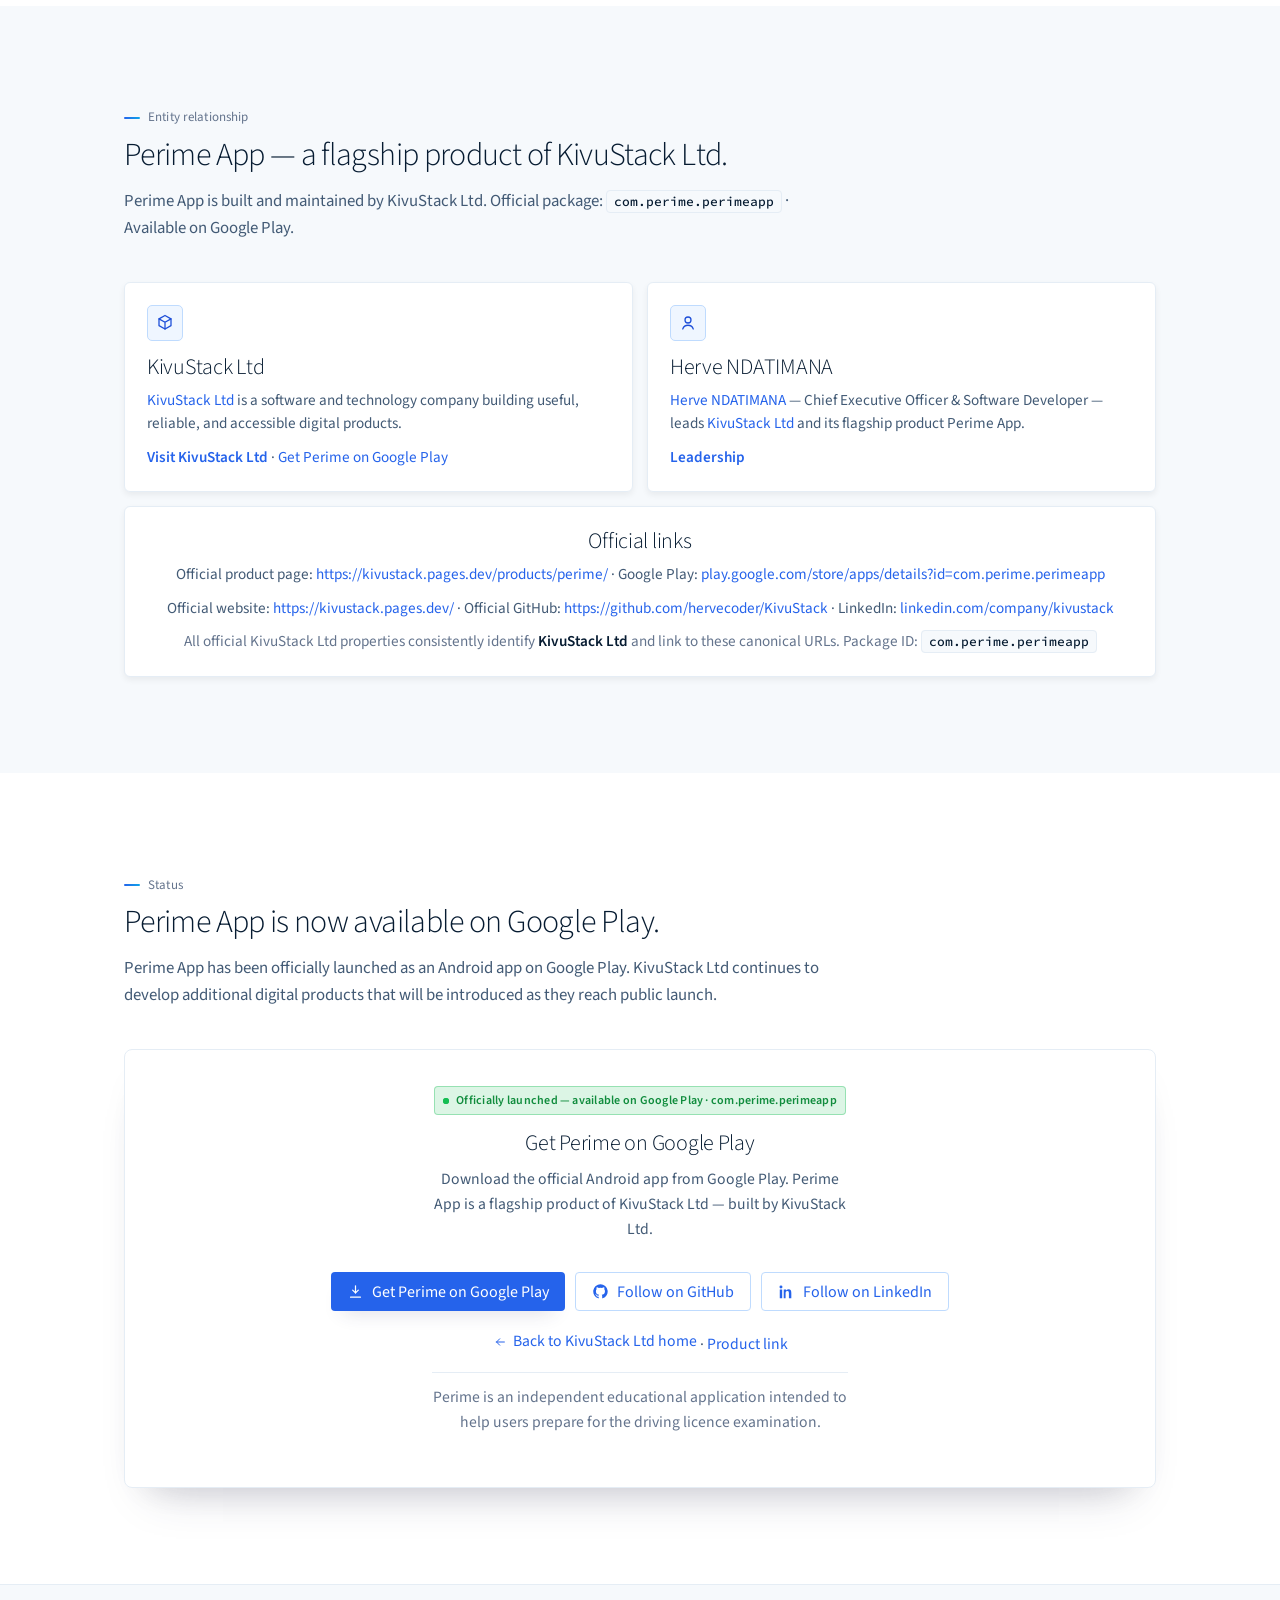
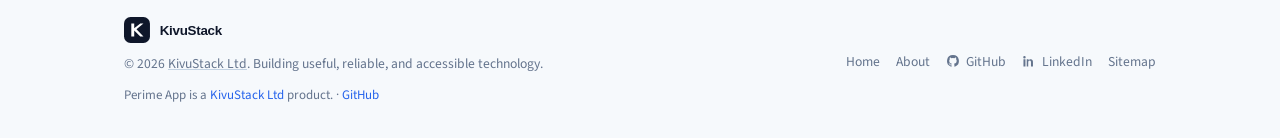
<file: products/perime/index.html>
<!doctype html>
<html lang="en">
<head>
  <meta charset="utf-8">
  <meta name="viewport" content="width=device-width, initial-scale=1">
  <script>document.documentElement.classList.add("js")</script>
  <title>Perime App — Rwanda Road Rules Learning | KivuStack Ltd</title>
  <meta name="description" content="Perime App helps users learn Rwanda’s road rules and prepare for the driving licence examination. A flagship product of KivuStack Ltd, now available on Google Play.">
  <link rel="canonical" href="https://kivustack.pages.dev/products/perime/">
  <meta name="robots" content="index, follow">
  <meta name="theme-color" content="#ffffff">
  <meta property="og:title" content="Perime App — Rwanda Road Rules Learning | KivuStack Ltd">
  <meta property="og:description" content="Perime App helps users learn Rwanda’s road rules and prepare for the driving licence examination. A flagship product of KivuStack Ltd, now available on Google Play.">
  <meta property="og:type" content="website">
  <meta property="og:url" content="https://kivustack.pages.dev/products/perime/">
  <meta property="og:image" content="https://kivustack.pages.dev/assets/images/og-image.svg">
  <meta property="og:image:width" content="1200">
  <meta property="og:image:height" content="630">
  <meta property="og:image:alt" content="Perime App — Rwanda Road Rules Learning | KivuStack Ltd">
  <meta name="twitter:card" content="summary_large_image">
  <meta name="twitter:title" content="Perime App — Rwanda Road Rules Learning | KivuStack Ltd">
  <meta name="twitter:description" content="Perime App helps users learn Rwanda’s road rules and prepare for the driving licence examination. A flagship product of KivuStack Ltd, now available on Google Play.">
  <meta name="twitter:image" content="https://kivustack.pages.dev/assets/images/og-image.svg">
  <link rel="preload" href="/assets/fonts/source-sans-3-latin.woff2" as="font" type="font/woff2" crossorigin>
  <link rel="icon" href="/assets/images/favicon.svg" type="image/svg+xml">
  <link rel="alternate icon" href="/assets/images/favicon.svg">
  <link rel="stylesheet" href="/assets/css/style.css">
  <script type="application/ld+json">{"@context":"https://schema.org","@graph":[{"@type":"Organization","@id":"https://kivustack.pages.dev/#organization","name":"KivuStack Ltd","url":"https://kivustack.pages.dev/","logo":"https://kivustack.pages.dev/assets/images/KivuStack-logo.svg","description":"KivuStack Ltd is a software and technology company building useful, reliable, and accessible digital products.","sameAs":["https://github.com/hervecoder/KivuStack","https://www.linkedin.com/company/kivustack"]},{"@type":"SoftwareApplication","@id":"https://kivustack.pages.dev/products/perime/#application","name":"Perime App","alternateName":"Perime","description":"Perime App helps users learn Rwanda’s road rules and prepare for the driving licence examination. A flagship product of KivuStack Ltd, now available on Google Play.","url":"https://kivustack.pages.dev/products/perime/","installUrl":"https://play.google.com/store/apps/details?id=com.perime.perimeapp&pcampaignid=web_share","operatingSystem":"Android","applicationCategory":"EducationalApplication","creator":{"@id":"https://kivustack.pages.dev/#organization"},"publisher":{"@id":"https://kivustack.pages.dev/#organization"},"brand":{"@id":"https://kivustack.pages.dev/#organization"},"inLanguage":"en"},{"@type":"BreadcrumbList","@id":"https://kivustack.pages.dev/products/perime/#breadcrumb","itemListElement":[{"@type":"ListItem","position":1,"name":"KivuStack Ltd","item":"https://kivustack.pages.dev/"},{"@type":"ListItem","position":2,"name":"Perime App","item":"https://kivustack.pages.dev/products/perime/"}]}]}</script>
</head>
<body>
  <a class="skip" href="#main">Skip to content</a>

  <div class="scroll-progress" aria-hidden="true"></div>

  <svg class="sprite" aria-hidden="true" focusable="false" xmlns="http://www.w3.org/2000/svg">
    <symbol id="i-arrow-right" viewBox="0 0 24 24"><path d="M4.5 12h14"/><path d="m12.5 6.5 5.5 5.5-5.5 5.5"/></symbol>
    <symbol id="i-arrow-left" viewBox="0 0 24 24"><path d="M19.5 12h-14"/><path d="m11.5 6.5-5.5 5.5 5.5 5.5"/></symbol>
    <symbol id="i-download" viewBox="0 0 24 24"><path d="M12 4v10"/><path d="m8 10 4 4 4-4"/><path d="M5 20h14"/></symbol>
    <symbol id="i-external" viewBox="0 0 24 24"><path d="M14 4h6v6"/><path d="m20 4-9 9"/><path d="M19 14.5V19a1.5 1.5 0 0 1-1.5 1.5h-12A1.5 1.5 0 0 1 4 19V6.5A1.5 1.5 0 0 1 5.5 5H10"/></symbol>
    <symbol id="i-github" viewBox="0 0 24 24"><path d="M12 1.8a10.2 10.2 0 0 0-3.2 19.9c.5.1.7-.2.7-.5v-1.9c-2.8.6-3.4-1.2-3.4-1.2-.5-1.2-1.1-1.5-1.1-1.5-.9-.6.1-.6.1-.6 1 .1 1.5 1 1.5 1 .9 1.5 2.3 1.1 2.9.8.1-.6.3-1.1.6-1.3-2.2-.3-4.6-1.1-4.6-5 0-1.1.4-2 1-2.7-.1-.3-.4-1.3.1-2.7 0 0 .8-.3 2.8 1a9.6 9.6 0 0 1 5 0c1.9-1.3 2.8-1 2.8-1 .5 1.4.2 2.4.1 2.7.6.7 1 1.6 1 2.7 0 3.9-2.4 4.7-4.6 5 .4.3.7.9.7 1.9v2.8c0 .3.2.6.7.5A10.2 10.2 0 0 0 12 1.8Z"/></symbol>
    <symbol id="i-linkedin" viewBox="0 0 24 24"><path d="M4.2 3.4a2.1 2.1 0 1 0 0 4.2 2.1 2.1 0 0 0 0-4.2ZM2.5 9h3.4v12.4H2.5V9Zm5.6 0h3.2v1.7h.1c.4-.8 1.5-1.9 3.3-1.9 3.5 0 4.1 2.3 4.1 5.2v7.4h-3.4v-6.6c0-1.6 0-3.6-2.2-3.6-2.2 0-2.5 1.7-2.5 3.5v6.7H8.1V9Z"/></symbol>
    <symbol id="i-check" viewBox="0 0 24 24"><path d="m5 12.5 4.5 4.5L19 7"/></symbol>
    <symbol id="i-target" viewBox="0 0 24 24"><circle cx="12" cy="12" r="8.5"/><circle cx="12" cy="12" r="4.5"/><circle cx="12" cy="12" r="1.2"/></symbol>
    <symbol id="i-leaf" viewBox="0 0 24 24"><path d="M20 4C10 4 4 10 4 20c10 0 16-6 16-16Z"/><path d="M4 20 15 9"/></symbol>
    <symbol id="i-shield" viewBox="0 0 24 24"><path d="M12 3l7 3v5c0 4.5-3 7.5-7 9-4-1.5-7-4.5-7-9V6l7-3Z"/><path d="m9 11.5 2 2 4-4"/></symbol>
    <symbol id="i-lock" viewBox="0 0 24 24"><rect x="4.5" y="10" width="15" height="10" rx="2"/><path d="M8 10V7.5a4 4 0 0 1 8 0V10"/><path d="M12 14v2.5"/></symbol>
    <symbol id="i-refresh" viewBox="0 0 24 24"><path d="M4 12a8 8 0 0 1 13.7-5.6L20 8.5"/><path d="M20 4v4.5h-4.5"/><path d="M20 12a8 8 0 0 1-13.7 5.6L4 15.5"/><path d="M4 20v-4.5h4.5"/></symbol>
    <symbol id="i-branch" viewBox="0 0 24 24"><circle cx="6" cy="5" r="2.3"/><circle cx="6" cy="19" r="2.3"/><circle cx="18" cy="7" r="2.3"/><path d="M6 7.3v9.4"/><path d="M18 9.3a9 9 0 0 1-9 9.4"/></symbol>
    <symbol id="i-link" viewBox="0 0 24 24"><path d="M10.5 13.5 13.5 10.5"/><path d="M8.5 16.5 7 18a3.5 3.5 0 0 1-5-5l3-3a3.5 3.5 0 0 1 5 0"/><path d="M15.5 7.5 17 6a3.5 3.5 0 0 1 5 5l-3 3a3.5 3.5 0 0 1-5 0"/></symbol>
    <symbol id="i-users" viewBox="0 0 24 24"><circle cx="9" cy="8" r="3.2"/><path d="M3.5 19c.9-3.2 2.9-4.6 5.5-4.6s4.6 1.4 5.5 4.6"/><path d="M15.5 5.4a3.2 3.2 0 0 1 0 6.2"/><path d="M17 14.6c2 .4 3.3 1.8 4 4.4"/></symbol>
    <symbol id="i-building" viewBox="0 0 24 24"><path d="M4 20V6.5L12 3v17"/><path d="M12 20h8V9.5L12 6.5"/><path d="M7.5 8.5h1M7.5 12h1M7.5 15.5h1M15.5 12h1M15.5 15.5h1"/></symbol>
    <symbol id="i-home" viewBox="0 0 24 24"><path d="M4 10.5 12 4l8 6.5"/><path d="M6 9.5V20h12V9.5"/></symbol>
    <symbol id="i-terminal" viewBox="0 0 24 24"><path d="m5 7 5 5-5 5"/><path d="M13 17h6"/></symbol>
    <symbol id="i-compass" viewBox="0 0 24 24"><circle cx="12" cy="12" r="9"/><path d="m15.5 8.5-2 5-5 2 2-5 5-2Z"/></symbol>
  </svg>

  <header class="site-header" role="banner">
    <div class="container nav-wrap">
      <a class="brand" href="/" aria-label="KivuStack Ltd — home">
        <img src="/assets/images/kivustack-logo.svg" alt="KivuStack Ltd" width="148" height="32" decoding="async">
      </a>
      <button class="nav-toggle" aria-expanded="false" aria-controls="primary-nav" aria-label="Toggle navigation">
        <span class="nav-toggle-lines" aria-hidden="true"><i></i></span>
      </button>
      <nav id="primary-nav" class="nav-primary" aria-label="Primary">
        <ul>
          <li><a href="/#home">Home</a></li>
          <li><a href="/#about">About</a></li>
          <li><a href="/#projects">Products</a></li>
          <li><a href="/#contact">Contact</a></li>
          <li><a class="nav-cta" href="https://github.com/hervecoder/KivuStack" target="_blank" rel="noopener noreferrer"><svg class="ico ico--brand" aria-hidden="true"><use href="#i-github"/></svg>GitHub</a></li>
          <li><a class="nav-cta" href="https://www.linkedin.com/company/kivustack" target="_blank" rel="noopener noreferrer" aria-label="KivuStack Ltd on LinkedIn"><svg class="ico ico--brand" aria-hidden="true"><use href="#i-linkedin"/></svg>LinkedIn</a></li>
        </ul>
      </nav>
    </div>
  </header>

  <main id="main">
    <!-- ================= HERO ================= -->
    <section class="hero" aria-labelledby="perime-title">
      <div class="hero-ribbon" aria-hidden="true"></div>
      <div class="container hero-inner">
        <nav class="reveal" aria-label="Breadcrumb">
          <ol style="list-style:none; padding:0; margin:0 0 18px; display:flex; gap:8px; font-size:.85rem; color:var(--muted)">
            <li><a class="inline-arrow" href="/"><svg class="ico ico--sm" aria-hidden="true"><use href="#i-home"/></svg>KivuStack Ltd</a></li>
            <li aria-hidden="true">/</li>
            <li aria-current="page" style="color:var(--heading)">Perime App</li>
          </ol>
        </nav>
        <div class="hero-grid">
          <div class="hero-copy reveal">
            <p class="hero-kicker"><span class="brand-mini">KivuStack Ltd</span> — flagship product</p>
            <h1 id="perime-title">Perime App</h1>
            <p class="hero-sub">Perime App helps users learn Rwanda’s road rules and prepare for the driving licence examination. Now available on Google Play as an officially launched Android app.</p>
            <p class="mt-14"><span class="badge-success"><span class="dot" aria-hidden="true"></span> Officially launched — available on Google Play</span></p>
            <div class="pkg-row">
              <code class="code">com.perime.perimeapp</code>
              <span class="mono-note">Android · a flagship product of KivuStack Ltd</span>
            </div>
            <div class="cta-row">
              <a class="btn" href="https://play.google.com/store/apps/details?id=com.perime.perimeapp&pcampaignid=web_share" target="_blank" rel="noopener noreferrer"><svg class="ico" aria-hidden="true"><use href="#i-download"/></svg>Get Perime on Google Play</a>
              <a class="btn btn-ghost" href="https://github.com/hervecoder/KivuStack" target="_blank" rel="noopener noreferrer"><svg class="ico ico--brand" aria-hidden="true"><use href="#i-github"/></svg>Follow on GitHub</a>
            </div>
            <p class="hero-note"><a class="back-link" href="/#projects"><svg class="ico ico--sm" aria-hidden="true"><use href="#i-arrow-left"/></svg>Back to KivuStack Ltd</a></p>
          </div>

          <figure class="hero-visual reveal" aria-label="Perime App learning interface concept">
            <div class="phone" aria-hidden="true">
              <div class="phone-screen">
                <div class="phone-topbar">
                  <span class="phone-chip">K</span>
                  <span>
                    <span class="phone-title">Perime</span><br>
                    <span class="phone-sub">Road rules — practice</span>
                  </span>
                </div>
                <div class="phone-progress">
                  <div class="phone-bar"><b></b></div>
                  <span class="phone-step">2/4</span>
                </div>
                <div class="phone-q w70"></div>
                <div class="phone-q"></div>
                <div class="phone-q w55"></div>
                <div class="phone-opts">
                  <div class="phone-opt sel"><span class="c"></span><span class="bar" style="width:52%"></span></div>
                  <div class="phone-opt"><span class="c"></span><span class="bar" style="width:64%"></span></div>
                  <div class="phone-opt"><span class="c"></span><span class="bar" style="width:40%"></span></div>
                </div>
                <div class="phone-foot">
                  <span class="phone-score">Score <b>3/3</b></span>
                  <span class="phone-cta">Continue</span>
                </div>
              </div>
            </div>
            <figcaption>Perime App — learning interface concept</figcaption>
          </figure>
        </div>
        <p class="small muted reveal disclaim" style="max-width:64ch">Perime is an independent educational application intended to help users prepare for the driving licence examination.</p>
      </div>
    </section>

    <!-- ================= ABOUT ================= -->
    <section class="section" aria-labelledby="about-perime">
      <div class="container">
        <div class="section-header reveal">
          <span class="label">About Perime App</span>
          <h2 id="about-perime">Digital learning for Rwanda's road rules.</h2>
          <p>Perime App is a <strong style="color:var(--heading); font-weight:600">flagship product of KivuStack Ltd</strong> — now officially launched and available on Google Play.</p>
        </div>
        <div class="split reveal">
          <div>
            <p class="pull">Perime App helps users learn Rwanda’s road rules and prepare for the driving licence examination.</p>
            <p>Perime App presents learning material and practice support for candidates studying Rwanda's road rules. The product is built with clarity and reliability as core goals — consistent with how <a href="https://kivustack.pages.dev/">KivuStack Ltd</a> builds all its digital products. Now available as an Android app on Google Play.</p>
            <p class="mt-14"><a href="https://play.google.com/store/apps/details?id=com.perime.perimeapp&pcampaignid=web_share" target="_blank" rel="noopener noreferrer"><strong style="font-weight:600">Get Perime on Google Play</strong></a> · <a href="/#what-we-build">How KivuStack Ltd builds</a></p>
            <p class="small muted mt-14" style="border-top:1px solid var(--line); padding-top:12px">Perime is an independent educational application intended to help users prepare for the driving licence examination. It is not an official government application and is not endorsed by or affiliated with a government ministry or agency.</p>
          </div>
          <div class="card card-hover">
            <div class="card-head"><span class="icon-chip" aria-hidden="true"><svg class="ico" aria-hidden="true"><use href="#i-users"/></svg></span><h3>Who it is for & availability</h3></div>
            <p class="mt-8">Learners preparing for Rwanda's road rules examination who want structured, accessible study support.</p>
            <ul class="rows">
              <li><i aria-hidden="true"><svg viewBox="0 0 24 24"><circle cx="12" cy="5.5" r="2.5"/><path d="M5 10h14M12 10v5l3.5 5.5M12 15l-3.5 5.5"/></svg></i><div><strong>Learners</strong> — studying road rules and preparing for the exam</div></li>
              <li><i aria-hidden="true"><svg viewBox="0 0 24 24"><path d="M4 4h16v12H7l-3 4V4Z"/></svg></i><div><strong>Available on Google Play</strong> — Android · Package <code class="code" style="white-space:normal">com.perime.perimeapp</code></div></li>
              <li><i aria-hidden="true"><svg viewBox="0 0 24 24"><path d="M12 2l7 3v5c0 4.5-3 7.5-7 9-4-1.5-7-4.5-7-9V6l7-3Z"/></svg></i><div><strong>Built by KivuStack Ltd</strong> — a flagship product of KivuStack Ltd</div></li>
            </ul>
            <p class="mt-14"><a class="btn btn-sm" href="https://play.google.com/store/apps/details?id=com.perime.perimeapp&pcampaignid=web_share" target="_blank" rel="noopener noreferrer"><svg class="ico" aria-hidden="true"><use href="#i-download"/></svg>Get Perime on Google Play</a></p>
          </div>
        </div>
      </div>
    </section>

    <!-- ================= ENTITY RELATIONSHIP ================= -->
    <section class="section section-alt" aria-labelledby="perime-kivustack">
      <div class="container">
        <div class="section-header reveal">
          <span class="label">Entity relationship</span>
          <h2 id="perime-kivustack">Perime App — a flagship product of KivuStack Ltd.</h2>
          <p>Perime App is built and maintained by KivuStack Ltd. Official package: <code class="code">com.perime.perimeapp</code> · Available on Google Play.</p>
        </div>
        <div class="grid grid-2 reveal">
          <article class="card card-hover">
            <span class="icon-chip" aria-hidden="true"><svg viewBox="0 0 24 24"><path d="M12 2 20 6.5v9L12 20l-8-4.5v-9L12 2Z"/><path d="M12 11 4 6.5M12 11l8-4.5M12 11v9"/></svg></span>
            <h3>KivuStack Ltd</h3>
            <p><a href="https://kivustack.pages.dev/">KivuStack Ltd</a> is a software and technology company building useful, reliable, and accessible digital products.</p>
            <p class="mt-14"><a href="https://kivustack.pages.dev/"><strong style="font-weight:600">Visit KivuStack Ltd</strong></a> · <a href="https://play.google.com/store/apps/details?id=com.perime.perimeapp&pcampaignid=web_share" target="_blank" rel="noopener noreferrer">Get Perime on Google Play</a></p>
          </article>
          <article class="card card-hover">
            <span class="icon-chip" aria-hidden="true"><svg viewBox="0 0 24 24"><circle cx="12" cy="8" r="4"/><path d="M5 20c1.2-3.5 3.9-5 7-5s5.8 1.5 7 5"/></svg></span>
            <h3>Herve NDATIMANA</h3>
            <p><a href="/#leadership">Herve NDATIMANA</a> — Chief Executive Officer & Software Developer — leads <a href="https://kivustack.pages.dev/">KivuStack Ltd</a> and its flagship product Perime App.</p>
            <p class="mt-14"><a href="/#leadership"><strong style="font-weight:600">Leadership</strong></a></p>
          </article>
        </div>
        <div class="card reveal" style="margin-top:14px; text-align:center">
          <h3>Official links</h3>
          <p class="mt-8">Official product page: <a href="https://kivustack.pages.dev/products/perime/">https://kivustack.pages.dev/products/perime/</a> · Google Play: <a href="https://play.google.com/store/apps/details?id=com.perime.perimeapp&pcampaignid=web_share" target="_blank" rel="noopener noreferrer">play.google.com/store/apps/details?id=com.perime.perimeapp</a></p>
          <p class="small">Official website: <a href="https://kivustack.pages.dev/">https://kivustack.pages.dev/</a> · Official GitHub: <a href="https://github.com/hervecoder/KivuStack" target="_blank" rel="noopener noreferrer">https://github.com/hervecoder/KivuStack</a> · LinkedIn: <a href="https://www.linkedin.com/company/kivustack" target="_blank" rel="noopener noreferrer">linkedin.com/company/kivustack</a></p>
          <p class="small muted">All official KivuStack Ltd properties consistently identify <strong style="color:var(--heading); font-weight:600">KivuStack Ltd</strong> and link to these canonical URLs. Package ID: <code class="code">com.perime.perimeapp</code></p>
        </div>
      </div>
    </section>

    <!-- ================= STATUS ================= -->
    <section class="section" aria-labelledby="status-title">
      <div class="container">
        <div class="section-header reveal">
          <span class="label">Status</span>
          <h2 id="status-title">Perime App is now available on Google Play.</h2>
          <p>Perime App has been officially launched as an Android app on Google Play. KivuStack Ltd continues to develop additional digital products that will be introduced as they reach public launch.</p>
        </div>
        <div class="featured reveal center">
          <p class="mt-0"><span class="badge-success"><span class="dot" aria-hidden="true"></span> Officially launched — available on Google Play · com.perime.perimeapp</span></p>
          <h3>Get Perime on Google Play</h3>
          <p style="max-width:52ch; margin:10px auto 0">Download the official Android app from Google Play. Perime App is a flagship product of KivuStack Ltd — built by KivuStack Ltd.</p>
          <div class="cta-row" style="justify-content:center">
            <a class="btn" href="https://play.google.com/store/apps/details?id=com.perime.perimeapp&pcampaignid=web_share" target="_blank" rel="noopener noreferrer"><svg class="ico" aria-hidden="true"><use href="#i-download"/></svg>Get Perime on Google Play</a>
            <a class="btn btn-ghost" href="https://github.com/hervecoder/KivuStack" target="_blank" rel="noopener noreferrer"><svg class="ico ico--brand" aria-hidden="true"><use href="#i-github"/></svg>Follow on GitHub</a>
            <a class="btn btn-ghost" href="https://www.linkedin.com/company/kivustack" target="_blank" rel="noopener noreferrer"><svg class="ico ico--brand" aria-hidden="true"><use href="#i-linkedin"/></svg>Follow on LinkedIn</a>
          </div>
          <p class="small mt-18"><a class="back-link" href="/"><svg class="ico ico--sm" aria-hidden="true"><use href="#i-arrow-left"/></svg>Back to KivuStack Ltd home</a> · <a href="https://kivustack.pages.dev/products/perime/">Product link</a></p>
          <p class="small muted mt-0" style="border-top:1px solid var(--line); padding-top:12px; max-width:52ch; margin-left:auto; margin-right:auto">Perime is an independent educational application intended to help users prepare for the driving licence examination.</p>
        </div>
      </div>
    </section>
  </main>

  <footer class="site-footer" role="contentinfo">
    <div class="container footer-row">
      <div class="footer-brand">
        <img src="/assets/images/kivustack-logo.svg" alt="KivuStack Ltd" width="148" height="32" loading="lazy">
        <div class="footer-meta">© 2026 <a href="https://kivustack.pages.dev/" style="color:inherit">KivuStack Ltd</a>. Building useful, reliable, and accessible technology.</div>
        <div class="small muted">Perime App is a <a href="https://kivustack.pages.dev/">KivuStack Ltd</a> product. · <a href="https://github.com/hervecoder/KivuStack">GitHub</a></div>
      </div>
      <nav class="footer-links" aria-label="Footer">
        <a href="/">Home</a>
        <a href="/#about">About</a>
        <a href="https://github.com/hervecoder/KivuStack" target="_blank" rel="noopener noreferrer"><svg class="ico ico--brand" aria-hidden="true"><use href="#i-github"/></svg>GitHub</a>
        <a href="https://www.linkedin.com/company/kivustack" target="_blank" rel="noopener noreferrer"><svg class="ico ico--brand" aria-hidden="true"><use href="#i-linkedin"/></svg>LinkedIn</a>
        <a href="https://kivustack.pages.dev/sitemap.xml">Sitemap</a>
      </nav>
    </div>
  </footer>

  <script src="/assets/js/main.js"></script>
</body>
</html>
</file>
<file: assets/css/style.css>
/* KivuStack Ltd — website v2 — "flagship" edition
   Design system: Stripe-grade light precision, adapted to KivuStack brand blue.
   Tokens follow assets/brand-guidelines.md (v2). Self-hosted fonts, no external requests. */

/* ---------- Self-hosted fonts (latin subsets, variable weight) ---------- */
@font-face{
  font-family:"Source Sans 3";
  font-style:normal;
  font-weight:200 900;
  font-display:swap;
  src:url("../fonts/source-sans-3-latin.woff2") format("woff2");
}
@font-face{
  font-family:"Source Code Pro";
  font-style:normal;
  font-weight:200 900;
  font-display:swap;
  src:url("../fonts/source-code-pro-latin.woff2") format("woff2");
}

/* ---------- Tokens ---------- */
:root{
  --bg:#ffffff;
  --bg-soft:#f6f9fc;
  --heading:#061b31;          /* deep navy — headings */
  --text:#425a75;             /* body slate (WCAG on white) */
  --muted:#64748d;
  --label:#273951;
  --line:#e5edf5;             /* soft blue-tinted border */
  --line-strong:#c3d2e2;
  --accent:#2563eb;           /* KivuStack Blue */
  --accent-hover:#1d4ed8;
  --accent-soft:#eff6ff;
  --accent-border:#bfdbfe;
  --sky:#0ea5e9;              /* ribbon hues */
  --indigo:#6366f1;
  --navy:#0b1020;             /* KivuStack Navy Deep */
  --navy-lift:#111a33;
  --ok-bg:rgba(21,190,83,.15);
  --ok-border:rgba(21,190,83,.35);
  --ok-text:#108c3d;
  --ok-dot:#15be53;

  /* Stripe-style blue-tinted elevation */
  --shadow-1:rgba(23,23,23,.06) 0 3px 6px;
  --shadow-2:rgba(23,23,23,.08) 0 15px 35px;
  --shadow-3:rgba(50,50,93,.25) 0 30px 45px -30px, rgba(0,0,0,.1) 0 18px 36px -18px;
  --shadow-4:rgba(3,3,39,.25) 0 14px 21px -14px, rgba(0,0,0,.1) 0 8px 17px -8px;

  --r-4:4px; --r-5:5px; --r-6:6px; --r-8:8px;
  --header-h:64px;
  --max:1080px;

  /* motion — one shared language, no scattered magic values */
  --ease-out:cubic-bezier(.22,.61,.36,1);
  --ease-glide:cubic-bezier(.16,1,.3,1);
  --ease-spring:cubic-bezier(.34,1.56,.64,1);
  --dur-fast:140ms; --dur:240ms; --dur-slow:700ms;
}

/* ---------- Base ---------- */
*,*::before,*::after{box-sizing:border-box}
html{scroll-behavior:smooth; scroll-padding-top:calc(var(--header-h) + 16px); -webkit-text-size-adjust:100%}
@media (prefers-reduced-motion:reduce){
  html{scroll-behavior:auto}
  *,*::before,*::after{animation:none !important; transition:none !important}
}
body{
  margin:0;
  font-family:"Source Sans 3",system-ui,-apple-system,"Segoe UI",Roboto,"Helvetica Neue",Arial,sans-serif;
  color:var(--text);
  background:var(--bg);
  font-size:16px;
  line-height:1.6;
  -webkit-font-smoothing:antialiased;
  text-rendering:optimizeLegibility;
}
img{max-width:100%; display:block}
a{color:var(--accent); text-decoration:none}
a:hover{text-decoration:underline}
a,button{touch-action:manipulation; -webkit-tap-highlight-color:transparent}
::selection{background:rgba(37,99,235,.16); color:var(--heading)}
:focus-visible{outline:2px solid var(--accent); outline-offset:2px; border-radius:var(--r-4)}
p{margin:0 0 1em}

h1,h2,h3{color:var(--heading); margin:0; font-weight:300; line-height:1.1}
h1{font-size:clamp(2.25rem,5.2vw,3.5rem); letter-spacing:-.025em; line-height:1.05}
h2{font-size:clamp(1.65rem,3.2vw,2rem); letter-spacing:-.02em; line-height:1.12}
h3{font-size:1.375rem; letter-spacing:-.012em; line-height:1.18}

/* small, quiet label — used sparingly, sentence case */
.label{
  display:inline-flex; align-items:center; gap:8px;
  font-size:.8125rem; font-weight:400; color:var(--muted);
  letter-spacing:.01em; margin-bottom:10px;
}
.label::before{
  content:""; flex:0 0 auto; width:16px; height:2px; border-radius:2px;
  background:linear-gradient(90deg,var(--accent),var(--sky));
  transition:width .6s var(--ease-glide);
}
.js .reveal:not(.is-visible) .label::before{width:0}
.on-dark .label{color:rgba(255,255,255,.62)}

.lead{font-size:1.15rem; font-weight:300; color:var(--muted); line-height:1.5}

/* ---------- Layout primitives ---------- */
.container{max-width:var(--max); margin:0 auto; padding:0 24px}
.section{padding:72px 0}
@media(min-width:900px){.section{padding:96px 0}}
.section-alt{background:var(--bg-soft)}
.section-dark{
  background:linear-gradient(180deg,var(--navy) 0%,var(--navy-lift) 100%);
  color:rgba(255,255,255,.72);
}
.section-dark h2,.section-dark h3,.section-dark .pull{color:#fff}
.section-dark p{color:rgba(255,255,255,.72)}

.section-header{max-width:720px; margin-bottom:40px}
.section-header p{margin-top:14px; font-size:1.05rem}

.split{display:grid; gap:16px}
@media(min-width:860px){.split{grid-template-columns:1fr 1fr}}

.grid{display:grid; gap:14px}
.grid-2{grid-template-columns:1fr}
.grid-3{grid-template-columns:1fr}
@media(min-width:640px){
  .grid-3{grid-template-columns:repeat(2,1fr)}
  .grid-2{grid-template-columns:repeat(2,1fr)}
}
@media(min-width:980px){.grid-3{grid-template-columns:repeat(3,1fr)}}

/* ---------- Skip link ---------- */
.skip{position:absolute; left:-9999px}
.skip:focus{
  left:16px; top:16px; z-index:999; background:var(--accent); color:#fff;
  padding:10px 14px; border-radius:var(--r-4); text-decoration:none; box-shadow:var(--shadow-2);
}

/* ---------- Header ---------- */
.site-header{
  position:sticky; top:0; z-index:40;
  background:rgba(255,255,255,.85);
  -webkit-backdrop-filter:blur(12px) saturate(160%);
  backdrop-filter:blur(12px) saturate(160%);
  box-shadow:rgba(0,55,112,.08) 0 1px 0;
  transition:box-shadow .35s var(--ease-out), background .35s var(--ease-out);
}
.site-header.is-scrolled{
  background:rgba(255,255,255,.92);
  box-shadow:rgba(0,55,112,.1) 0 1px 0, rgba(50,50,93,.1) 0 14px 30px -22px;
}
.nav-wrap{display:flex; align-items:center; justify-content:space-between; height:var(--header-h); gap:16px}
.brand{display:inline-flex; align-items:center; line-height:0; border-radius:var(--r-6)}
.brand img{height:30px; width:auto}
.brand:hover{opacity:.92}

.nav-primary ul{list-style:none; margin:0; padding:0; display:flex; align-items:center; gap:2px}
.nav-primary a{
  position:relative; display:inline-flex; align-items:center; gap:6px; padding:8px 12px; border-radius:var(--r-6);
  color:var(--heading); font-size:.875rem; font-weight:400; text-decoration:none;
  transition:background var(--dur) var(--ease-out), transform var(--dur-fast) var(--ease-spring);
}
.nav-primary a:hover{background:var(--bg-soft); text-decoration:none}
.nav-primary a.is-active{background:var(--bg-soft)}
.nav-primary a:active{transform:scale(.97)}
@media(min-width:861px){
  .nav-primary a::after{
    content:""; position:absolute; left:12px; right:12px; bottom:4px; height:1.5px; border-radius:2px;
    background:linear-gradient(90deg,var(--accent),var(--sky));
    transform:scaleX(0); transform-origin:0 50%; opacity:.9;
    transition:transform .3s var(--ease-glide);
  }
  .nav-primary a:hover::after,.nav-primary a.is-active::after{transform:scaleX(1)}
  .nav-primary a.nav-cta::after{display:none}
}
.nav-cta .ico{width:15px; height:15px}
.nav-cta{
  margin-left:8px; padding:8px 16px; border-radius:var(--r-4) !important;
  color:var(--accent) !important; border:1px solid var(--line-strong);
}
.nav-cta:hover{background:rgba(37,99,235,.05); border-color:var(--accent-border)}

.nav-toggle{
  display:none; appearance:none; border:1px solid var(--line); background:#fff;
  width:40px; height:40px; border-radius:var(--r-6);
  align-items:center; justify-content:center; cursor:pointer; color:var(--heading);
  transition:background var(--dur) var(--ease-out), transform var(--dur-fast) var(--ease-spring);
}
.nav-toggle:hover{background:var(--bg-soft)}
.nav-toggle:active{transform:scale(.94)}
.nav-toggle-lines{width:16px; height:12px; position:relative; display:block}
.nav-toggle-lines i,.nav-toggle-lines i::before,.nav-toggle-lines i::after{
  content:""; position:absolute; left:0; width:100%; height:2px; background:var(--heading);
  border-radius:1px; transition:transform .18s ease, opacity .18s ease, top .18s ease;
}
.nav-toggle-lines i{top:5px}
.nav-toggle-lines i::before{top:-5px}
.nav-toggle-lines i::after{top:5px}
.nav-toggle[aria-expanded="true"] .nav-toggle-lines i{background:transparent}
.nav-toggle[aria-expanded="true"] .nav-toggle-lines i::before{transform:rotate(45deg); top:0}
.nav-toggle[aria-expanded="true"] .nav-toggle-lines i::after{transform:rotate(-45deg); top:0}

@media(max-width:860px){
  .nav-toggle{display:inline-flex}
  .nav-primary{
    position:fixed; inset:calc(var(--header-h)) 0 auto 0;
    background:#fff; border-top:1px solid var(--line); border-bottom:1px solid var(--line);
    box-shadow:var(--shadow-2); padding:10px 16px 16px;
    display:block; opacity:0; visibility:hidden; pointer-events:none;
    transform:translateY(-8px);
    transition:opacity .22s var(--ease-out), transform .32s var(--ease-glide), visibility .32s;
  }
  .nav-primary.is-open{opacity:1; visibility:visible; pointer-events:auto; transform:none}
  .nav-primary ul{flex-direction:column; align-items:stretch; gap:2px}
  .nav-primary a{padding:12px 14px; font-size:1rem}
  .nav-primary a.nav-cta{margin:10px 0 0; justify-content:center}
}

/* toggle-less inline nav — removed (404 now uses the standard toggle nav) */

/* ---------- Buttons (conservative radius, Stripe grid) ---------- */
.btn{
  appearance:none; position:relative; overflow:hidden; isolation:isolate;
  display:inline-flex; align-items:center; justify-content:center; gap:8px;
  border:0; border-radius:var(--r-4); cursor:pointer;
  background:var(--accent); color:#fff; text-decoration:none;
  font-size:1rem; font-weight:400; line-height:1; padding:10px 16px;
  transition:background var(--dur) var(--ease-out), box-shadow .3s var(--ease-out), transform .18s var(--ease-spring);
  box-shadow:rgba(50,50,93,.2) 0 12px 20px -12px;
}
.btn:hover{background:var(--accent-hover); text-decoration:none}
.btn:active{transform:scale(.965); box-shadow:rgba(50,50,93,.16) 0 6px 14px -10px}
.btn::after{ /* light sweep */
  content:""; position:absolute; top:-60%; bottom:-60%; left:0; width:34%;
  background:linear-gradient(90deg,transparent,rgba(255,255,255,.35),transparent);
  transform:translateX(-260%) rotate(14deg); pointer-events:none;
  transition:transform .7s var(--ease-glide);
}
.btn:hover::after{transform:translateX(520%) rotate(14deg)}
.btn .ico{width:17px; height:17px}
.btn .ico-arrow{transition:transform .28s var(--ease-spring)}
.btn:hover .ico-arrow{transform:translateX(3px)}
.btn-sm{padding:8px 14px; font-size:.875rem}
.btn-ghost{
  background:transparent; color:var(--accent);
  border:1px solid var(--accent-border); box-shadow:none;
}
.btn-ghost:hover{background:rgba(37,99,235,.05)}
.btn-ghost::after{background:linear-gradient(90deg,transparent,rgba(37,99,235,.1),transparent)}
.btn-white{background:#fff; color:var(--heading); box-shadow:var(--shadow-3)}
.btn-white:hover{background:#f0f5fb}
.btn .ripple{
  position:absolute; border-radius:50%; background:rgba(255,255,255,.38);
  transform:scale(0); animation:ripple .65s var(--ease-out) forwards;
  pointer-events:none;
}
.btn-ghost .ripple{background:rgba(37,99,235,.14)}
@keyframes ripple{to{transform:scale(1); opacity:0}}

/* ---------- Success badge ---------- */
.badge-success{
  display:inline-flex; align-items:center; gap:7px;
  background:var(--ok-bg); color:var(--ok-text);
  border:1px solid var(--ok-border); border-radius:var(--r-4);
  font-size:.75rem; font-weight:600; letter-spacing:.02em;
  padding:4px 8px;
}
.badge-success .dot{position:relative; width:6px; height:6px; border-radius:50%; background:var(--ok-dot); flex:0 0 auto}
.badge-success .dot::after{
  content:""; position:absolute; inset:0; border-radius:50%; background:var(--ok-dot);
  animation:dot-pulse 2.8s var(--ease-out) infinite;
}
@keyframes dot-pulse{0%{transform:scale(1); opacity:.5}70%,100%{transform:scale(2.8); opacity:0}}

/* ---------- Code chips ---------- */
.code{
  font-family:"Source Code Pro",ui-monospace,SFMono-Regular,Menlo,Consolas,monospace;
  font-weight:500; font-size:.8125rem; color:var(--heading);
  background:var(--bg-soft); border:1px solid var(--line); border-radius:var(--r-4);
  padding:2px 7px; white-space:nowrap;
}
.on-dark .code,.code-dark{color:#e2e8f0; background:rgba(255,255,255,.08); border-color:rgba(255,255,255,.14)}

/* ---------- Cards ---------- */
.card{
  background:#fff; border:1px solid var(--line); border-radius:var(--r-6);
  padding:22px; box-shadow:var(--shadow-1);
  transition:box-shadow .35s var(--ease-out), border-color .35s var(--ease-out), transform .35s var(--ease-out);
}
.card-hover{position:relative}
.card-hover::before{ /* pointer spotlight — no layout shift, no lift */
  content:""; position:absolute; inset:0; border-radius:inherit; pointer-events:none;
  background:radial-gradient(260px circle at var(--mx,50%) var(--my,0%), rgba(37,99,235,.08), transparent 68%);
  opacity:0; transition:opacity .35s var(--ease-out);
}
.card-hover:hover{box-shadow:var(--shadow-2); transform:none; border-color:var(--line-strong)}
.card-hover:hover::before{opacity:1}
.card h3{margin-bottom:8px}
.card p{margin:0; font-size:.95rem; line-height:1.55}
.card p + p{margin-top:10px}

.icon-chip{
  width:36px; height:36px; display:inline-flex; align-items:center; justify-content:center;
  background:var(--accent-soft); border:1px solid var(--accent-border); border-radius:var(--r-5);
  color:var(--accent-hover); margin-bottom:14px;
  transition:transform .45s var(--ease-spring), background .3s var(--ease-out), border-color .3s var(--ease-out), color .3s var(--ease-out);
}
.card-hover:hover .icon-chip{transform:scale(1.07) rotate(-3deg); background:#e3efff; border-color:#93c5fd; color:var(--accent-hover)}
.icon-chip svg{width:18px; height:18px; stroke:currentColor; fill:none; stroke-width:1.7; stroke-linecap:round; stroke-linejoin:round}

/* compact list rows */
.rows{list-style:none; margin:14px 0 0; padding:0; display:grid; gap:10px}
.rows li{display:flex; gap:10px; align-items:flex-start; font-size:.95rem; line-height:1.5}
.rows i{
  flex:0 0 auto; width:20px; height:20px; margin-top:1px; color:var(--accent);
  display:inline-flex; align-items:center; justify-content:center;
}
.rows i svg{width:16px; height:16px; stroke:currentColor; fill:none; stroke-width:2; stroke-linecap:round; stroke-linejoin:round}
.rows strong{color:var(--heading); font-weight:600}

/* ---------- Pull quote ---------- */
.pull{
  font-size:1.55rem; font-weight:300; line-height:1.28; letter-spacing:-.01em;
  color:var(--heading); margin:0 0 12px;
}
.on-dark .pull{color:#fff}

/* ---------- Hero ---------- */
.hero{position:relative; overflow:hidden; background:#fff}
.hero::after{ /* ambient pointer light — desktop only, pure paint */
  content:""; position:absolute; inset:0; z-index:0; pointer-events:none;
  background:radial-gradient(560px circle at var(--hx,72%) var(--hy,18%), rgba(37,99,235,.06), transparent 62%);
  opacity:0; transition:opacity .5s var(--ease-out);
}
@media(hover:hover) and (pointer:fine){ .hero:hover::after{opacity:1} }
.hero-inner{position:relative; padding:72px 0 88px}
@media(min-width:900px){.hero-inner{padding:104px 0 120px}}

/* the signature: a confident tilted band of KivuStack blues */
.hero-ribbon{
  position:absolute; left:-8%; right:-18%; bottom:-120px; height:300px;
  transform:rotate(-12deg); transform-origin:50% 50%;
  border-radius:28px;
  pointer-events:none; z-index:0;
  background:
    radial-gradient(30% 55% at 22% 30%, rgba(59,130,246,.9) 0%, rgba(59,130,246,0) 65%),
    radial-gradient(34% 60% at 48% 72%, rgba(14,165,233,.95) 0%, rgba(14,165,233,0) 66%),
    radial-gradient(30% 58% at 72% 28%, rgba(79,70,229,.85) 0%, rgba(79,70,229,0) 62%),
    linear-gradient(92deg, #1e40af 0%, #2563eb 34%, #0ea5e9 58%, #6366f1 86%);
  filter:blur(26px) saturate(1.2);
  opacity:.92;
  animation:ribbon-drift 22s ease-in-out infinite alternate;
}
.hero-ribbon::before{ /* slow light sweep across the band */
  content:""; position:absolute; inset:0; border-radius:inherit; pointer-events:none;
  background:linear-gradient(105deg, transparent 34%, rgba(255,255,255,.3) 48%, transparent 62%);
  transform:translateX(-60%);
  animation:ribbon-sheen 13s ease-in-out infinite;
}
@keyframes ribbon-sheen{
  0%,55%{transform:translateX(-60%)}
  85%,100%{transform:translateX(60%)}
}
.hero-ribbon::after{
  content:""; position:absolute; inset:-70px -50px; border-radius:90px; z-index:-1;
  background:linear-gradient(92deg, rgba(30,64,175,.5), rgba(14,165,233,.4) 55%, rgba(99,102,241,.5));
  filter:blur(64px); opacity:.5;
}
@keyframes ribbon-drift{
  from{transform:rotate(-12deg) translate3d(0,0,0)}
  to{transform:rotate(-12deg) translate3d(0,-24px,0)}
}
@supports not (backdrop-filter:blur(1px)){ .site-header{background:rgba(255,255,255,.96)} }

.hero-grid{position:relative; z-index:1; display:grid; gap:48px; align-items:center}
@media(min-width:980px){.hero-grid{grid-template-columns:1.05fr .95fr}}

.hero-kicker{
  display:inline-flex; align-items:center; gap:8px;
  font-size:.8125rem; color:var(--muted); margin-bottom:18px;
}
.hero-kicker .brand-mini{color:var(--heading); font-weight:600; letter-spacing:.01em}
.hero h1{max-width:14ch}
.hero-sub{font-size:1.15rem; font-weight:300; color:var(--muted); max-width:52ch; margin-top:18px}
.cta-row{display:flex; flex-wrap:wrap; gap:10px; margin-top:30px}
.hero-note{
  display:inline-block; max-width:54ch;
  font-size:.8125rem; color:#34527b; margin-top:16px;
  background:rgba(255,255,255,.9); border:1px solid rgba(229,237,245,.9);
  border-radius:var(--r-5); padding:7px 11px;
}

/* product visual — a quiet, hand-built learning-interface concept */
.hero-visual{position:relative; z-index:1; justify-self:center}
.phone{
  width:min(280px,72vw); border:8px solid var(--navy); border-radius:36px;
  background:#fff; box-shadow:var(--shadow-4), var(--shadow-3);
  position:relative;
  animation:phone-float 7s ease-in-out infinite;
}
@keyframes phone-float{
  0%,100%{transform:translateY(0) rotate(-.5deg)}
  50%{transform:translateY(-9px) rotate(.4deg)}
}
.phone::after{ /* side button detail */
  content:""; position:absolute; right:-11px; top:112px; width:3px; height:56px;
  background:#1d2b4a; border-radius:2px;
}
.phone-screen{padding:18px 14px 16px; background:#fff; border-radius:28px; overflow:hidden}
.phone-topbar{display:flex; align-items:center; gap:8px; padding-bottom:12px; border-bottom:1px solid var(--line)}
.phone-chip{
  width:24px; height:24px; border-radius:6px; background:var(--accent); color:#fff;
  display:grid; place-items:center; font-size:.6rem; font-weight:600;
}
.phone-title{font-size:.8rem; color:var(--heading); font-weight:600}
.phone-sub{font-size:.68rem; color:var(--muted)}
.phone-progress{display:flex; align-items:center; gap:10px; margin:14px 0 6px}
.phone-bar{flex:1; height:4px; background:var(--line); border-radius:2px; overflow:hidden}
.phone-bar b{display:block; height:100%; width:58%; background:var(--accent); border-radius:2px; transform-origin:0 50%; animation:bar-fill 1.5s .45s var(--ease-glide) both}
@keyframes bar-fill{from{transform:scaleX(0)}to{transform:scaleX(1)}}
.phone-step{font-size:.64rem; color:var(--muted); font-family:"Source Code Pro",monospace}
.phone-q{height:12px; border-radius:3px; background:var(--line); margin:12px 0 4px}
.phone-q.w70{width:70%}
.phone-q.w55{width:55%}
.phone-opts{display:grid; gap:8px; margin-top:14px}
.phone-opt{
  display:flex; align-items:center; gap:8px; padding:10px 10px;
  border:1px solid var(--line); border-radius:var(--r-5);
}
.phone-opt.sel{background:var(--accent-soft); border-color:var(--accent-border)}
.phone-opt .bar{height:9px; border-radius:3px; background:var(--line); flex:0 0 auto}
.phone-opt.sel .bar{background:rgba(37,99,235,.35)}
.phone-opt .c{width:14px; height:14px; border-radius:50%; border:1.5px solid var(--line-strong); flex:0 0 auto}
.phone-opt.sel .c{border-color:var(--accent); background:var(--accent) url('data:image/svg+xml;utf8,<svg xmlns="http://www.w3.org/2000/svg" viewBox="0 0 16 16"><path d="M3.5 8.5l3 3 6-6" fill="none" stroke="white" stroke-width="2" stroke-linecap="round" stroke-linejoin="round"/></svg>') center/8px no-repeat; animation:check-pop .55s 1.15s var(--ease-spring) both}
@keyframes check-pop{from{transform:scale(.2); opacity:.3}to{transform:none; opacity:1}}
.phone-foot{display:flex; align-items:center; justify-content:space-between; margin-top:16px; padding-top:12px; border-top:1px solid var(--line)}
.phone-score{font-size:.7rem; color:var(--muted)} .phone-score b{color:var(--ok-text); font-weight:600}
.phone-cta{font-size:.7rem; color:#fff; background:var(--accent); padding:7px 10px; border-radius:var(--r-4); font-weight:600}
.hero-visual figcaption{
  display:table; margin:14px auto 0; position:relative; z-index:1;
  font-size:.75rem; color:#1e3a5f; text-align:center;
  background:rgba(255,255,255,.9); border:1px solid rgba(229,237,245,.9);
  border-radius:var(--r-4); padding:4px 9px;
}

/* first-paint choreography — copy rises in a soft cascade */
.js .hero-copy.is-visible > *{animation:hero-rise .8s var(--ease-glide) both}
.js .hero-copy.is-visible > *:nth-child(1){animation-delay:.04s}
.js .hero-copy.is-visible > *:nth-child(2){animation-delay:.11s}
.js .hero-copy.is-visible > *:nth-child(3){animation-delay:.18s}
.js .hero-copy.is-visible > *:nth-child(4){animation-delay:.25s}
.js .hero-copy.is-visible > *:nth-child(5){animation-delay:.32s}
.js .hero-copy.is-visible > *:nth-child(6){animation-delay:.39s}
@keyframes hero-rise{from{opacity:0; transform:translateY(16px)} to{opacity:1; transform:none}}

/* ---------- Mini stat strip ---------- */
.facts{display:flex; flex-wrap:wrap; gap:8px; margin-top:22px}
.fact{
  display:inline-flex; align-items:center; gap:8px; font-size:.8125rem; color:var(--label);
  background:#fff; border:1px solid var(--line); border-radius:var(--r-5); padding:7px 11px;
}

/* ---------- Featured product panel ---------- */
.featured{
  position:relative; background:#fff; border:1px solid var(--line); border-radius:var(--r-8);
  padding:28px; box-shadow:var(--shadow-3);
}
@media(min-width:640px){.featured{padding:36px}}
.featured-head{display:flex; align-items:center; justify-content:space-between; gap:14px; flex-wrap:wrap; margin-bottom:18px; border-bottom:1px solid var(--line); padding-bottom:16px}
.featured-head h3{margin:0}
.featured p{font-size:.98rem}
.pkg-row{display:flex; flex-wrap:wrap; align-items:center; gap:10px; margin-top:16px}
.mono-note{font-size:.8125rem; color:var(--muted)}

/* ---------- Principles ---------- */
.principles{display:grid; gap:0; counter-reset:principle; border-top:1px solid var(--line)}
.principle{
  position:relative;
  display:grid; grid-template-columns:auto 1fr; grid-template-areas:"icon title" "icon body";
  column-gap:14px; row-gap:4px;
  padding:22px 34px 22px 0; border-bottom:1px solid var(--line);
  transition:border-color .3s var(--ease-out);
}
.principle .icon-chip{grid-area:icon; margin:0; margin-top:2px; width:34px; height:34px}
.principle h3{grid-area:title; font-size:1.25rem; margin:0}
.principle p{grid-area:body; margin:0; font-size:.95rem; color:var(--muted); line-height:1.55}
.principle::after{
  counter-increment:principle; content:counter(principle,decimal-leading-zero);
  position:absolute; right:0; top:20px;
  font-family:"Source Code Pro",ui-monospace,SFMono-Regular,Menlo,Consolas,monospace;
  font-size:.72rem; letter-spacing:.06em; color:var(--line-strong);
  transition:color .3s var(--ease-out); pointer-events:none;
}
.principle:hover{border-color:var(--accent-border)}
.principle:hover::after{color:var(--accent)}
.principle:hover .icon-chip{transform:scale(1.07) rotate(-3deg); background:var(--accent-soft); border-color:var(--accent-border)}
@media(min-width:640px){.principles{grid-template-columns:1fr 1fr; gap:0 48px}}

/* ---------- Dark immersive section ---------- */
.panel-dark{
  background:rgba(255,255,255,.04); border:1px solid rgba(255,255,255,.1);
  border-radius:var(--r-6); padding:24px;
  transition:border-color .35s var(--ease-out), background .35s var(--ease-out);
}
.panel-dark:hover{border-color:rgba(255,255,255,.2); background:rgba(255,255,255,.06)}
.panel-dark .label{margin-bottom:12px}

/* ---------- Technology terminal ---------- */
.terminal{
  background:var(--navy); color:#e2e8f0; border-radius:var(--r-6);
  padding:20px; box-shadow:var(--shadow-4); overflow:auto;
}
.terminal .tl{display:flex; gap:6px; margin-bottom:14px}
.terminal .tl i{width:9px; height:9px; border-radius:50%; background:rgba(255,255,255,.18)}
.terminal .tl i:first-child{background:rgba(21,190,83,.5)}
.terminal code{
  display:block; font-family:"Source Code Pro",ui-monospace,Menlo,Consolas,monospace;
  font-size:.8125rem; font-weight:500; line-height:2; white-space:pre; color:#93b4f8;
}
@media(max-width:640px){ .terminal code{white-space:pre-wrap} }
.terminal code b{color:#7ee2a8; font-weight:500}
.terminal code span{color:rgba(255,255,255,.55)}
.terminal code::after{
  content:""; display:inline-block; width:7px; height:14px; margin-left:6px;
  background:#7ee2a8; opacity:.75; vertical-align:-2px;
  animation:caret 1.2s steps(1) infinite;
}
@keyframes caret{50%{opacity:0}}

/* ---------- Contact ---------- */
.contact-note{
  background:var(--bg-soft); border:1px dashed var(--line-strong); border-radius:var(--r-5);
  padding:16px; color:var(--muted); font-size:.93rem; margin-top:14px;
}
.contact-note strong{color:var(--label)}

/* ---------- Card heads (iconized headings) ---------- */
.card-head{display:flex; align-items:center; gap:11px; margin-bottom:10px}
.card-head .icon-chip{margin:0; width:32px; height:32px; border-radius:var(--r-5)}
.card-head h3{margin:0}
.featured-title{display:flex; align-items:center; gap:12px}
.featured-title .icon-chip{margin:0; width:34px; height:34px}
.featured-title h3{margin:0}

/* ---------- Inline icon system (SVG sprite, zero requests) ---------- */
.sprite{position:absolute; width:0; height:0; overflow:hidden}
.ico{
  width:18px; height:18px; flex:0 0 auto; display:inline-block; vertical-align:-3px;
  fill:none; stroke:currentColor; stroke-width:1.7; stroke-linecap:round; stroke-linejoin:round;
  pointer-events:none;
}
.ico--sm{width:14px; height:14px; vertical-align:-2px}
.ico--brand{fill:currentColor; stroke:none}

/* back links + arrow nudge (horizontal only) */
.back-link{display:inline-flex; align-items:center; gap:6px}
.back-link .ico{transition:transform .28s var(--ease-spring)}
.back-link:hover .ico{transform:translateX(-3px)}
.inline-arrow{display:inline-flex; align-items:center; gap:4px; white-space:nowrap}
.inline-arrow .ico{transition:transform .28s var(--ease-spring)}
.inline-arrow:hover .ico{transform:translateX(2px)}
@media(max-width:640px){
  .btn{min-height:44px}
  .btn-sm{min-height:38px}
}

/* ---------- Footer ---------- */
.site-footer{border-top:1px solid var(--line); background:var(--bg-soft); padding:32px 0}
.footer-row{display:flex; flex-direction:column; gap:16px; align-items:flex-start}
@media(min-width:760px){.footer-row{flex-direction:row; justify-content:space-between; align-items:center}}
.footer-brand{display:flex; flex-direction:column; gap:10px; align-items:flex-start}
.footer-brand img{height:26px; width:auto}
.footer-meta{color:var(--muted); font-size:.85rem}
.footer-meta a{color:inherit; text-decoration:underline; text-decoration-color:var(--line-strong)}
.footer-links{display:flex; flex-wrap:wrap; gap:16px; font-size:.85rem}
.footer-links a{display:inline-flex; align-items:center; gap:6px; color:var(--muted); transition:color .2s var(--ease-out), transform var(--dur-fast) var(--ease-spring)}
.footer-links a:active{transform:scale(.96)}
.footer-links .ico{width:14px; height:14px; vertical-align:0}
.footer-links a:hover{color:var(--heading)}

/* ---------- 404 ---------- */
.page-404{min-height:66vh; display:grid; place-items:center; text-align:center; padding:56px 24px}
.page-404 h1{font-size:clamp(2.5rem,8vw,4.5rem)}
.page-404 .icon-chip{display:flex; width:56px; height:56px; margin:0 auto 20px; border-radius:var(--r-8); animation:phone-float 7s ease-in-out infinite}
.page-404 .icon-chip svg{width:24px; height:24px}

/* ---------- Scroll progress ---------- */
.scroll-progress{
  position:fixed; inset:0 0 auto 0; height:2px; z-index:70; pointer-events:none;
  border-radius:0 2px 2px 0;
  background:linear-gradient(90deg,#1e40af,#2563eb 38%,#0ea5e9 68%,#6366f1);
  transform:scaleX(0); transform-origin:0 50%;
}

/* ---------- Reveal (requires JS; without JS content stays visible) ---------- */
.js .reveal{opacity:0; transform:translateY(12px); transition:opacity .65s var(--ease-out), transform .8s var(--ease-glide)}
.js .reveal.is-visible{opacity:1; transform:none}
.js .grid.reveal > *,.js .split.reveal > *,.js .principles.reveal > *{opacity:0; transform:translateY(14px)}
.js .grid.reveal.is-visible > *,
.js .split.reveal.is-visible > *,
.js .principles.reveal.is-visible > *{animation:rise .75s var(--ease-glide) both; animation-delay:calc(var(--i,0) * 70ms)}
@keyframes rise{to{opacity:1; transform:none}}
@media (prefers-reduced-motion:reduce){
  .js .reveal,.js .grid.reveal > *,.js .split.reveal > *,.js .principles.reveal > *{opacity:1 !important; transform:none !important}
  .scroll-progress{display:none}
}

/* ---------- Utilities ---------- */
.sr-only{position:absolute; width:1px; height:1px; padding:0; margin:-1px; overflow:hidden; clip:rect(0,0,0,0); white-space:nowrap; border:0}
.mt-0{margin-top:0}.mt-8{margin-top:8px}.mt-14{margin-top:14px}.mt-18{margin-top:18px}
.center{text-align:center}
.muted{color:var(--muted)}
.small{font-size:.8125rem}
.stack-8 > * + *{margin-top:8px}
.hero .disclaim{
  display:inline-block; max-width:64ch; margin-top:18px;
  background:rgba(255,255,255,.9); color:#34527b;
  border:1px solid rgba(229,237,245,.9); border-radius:var(--r-5);
  padding:7px 11px;
}
</file>
